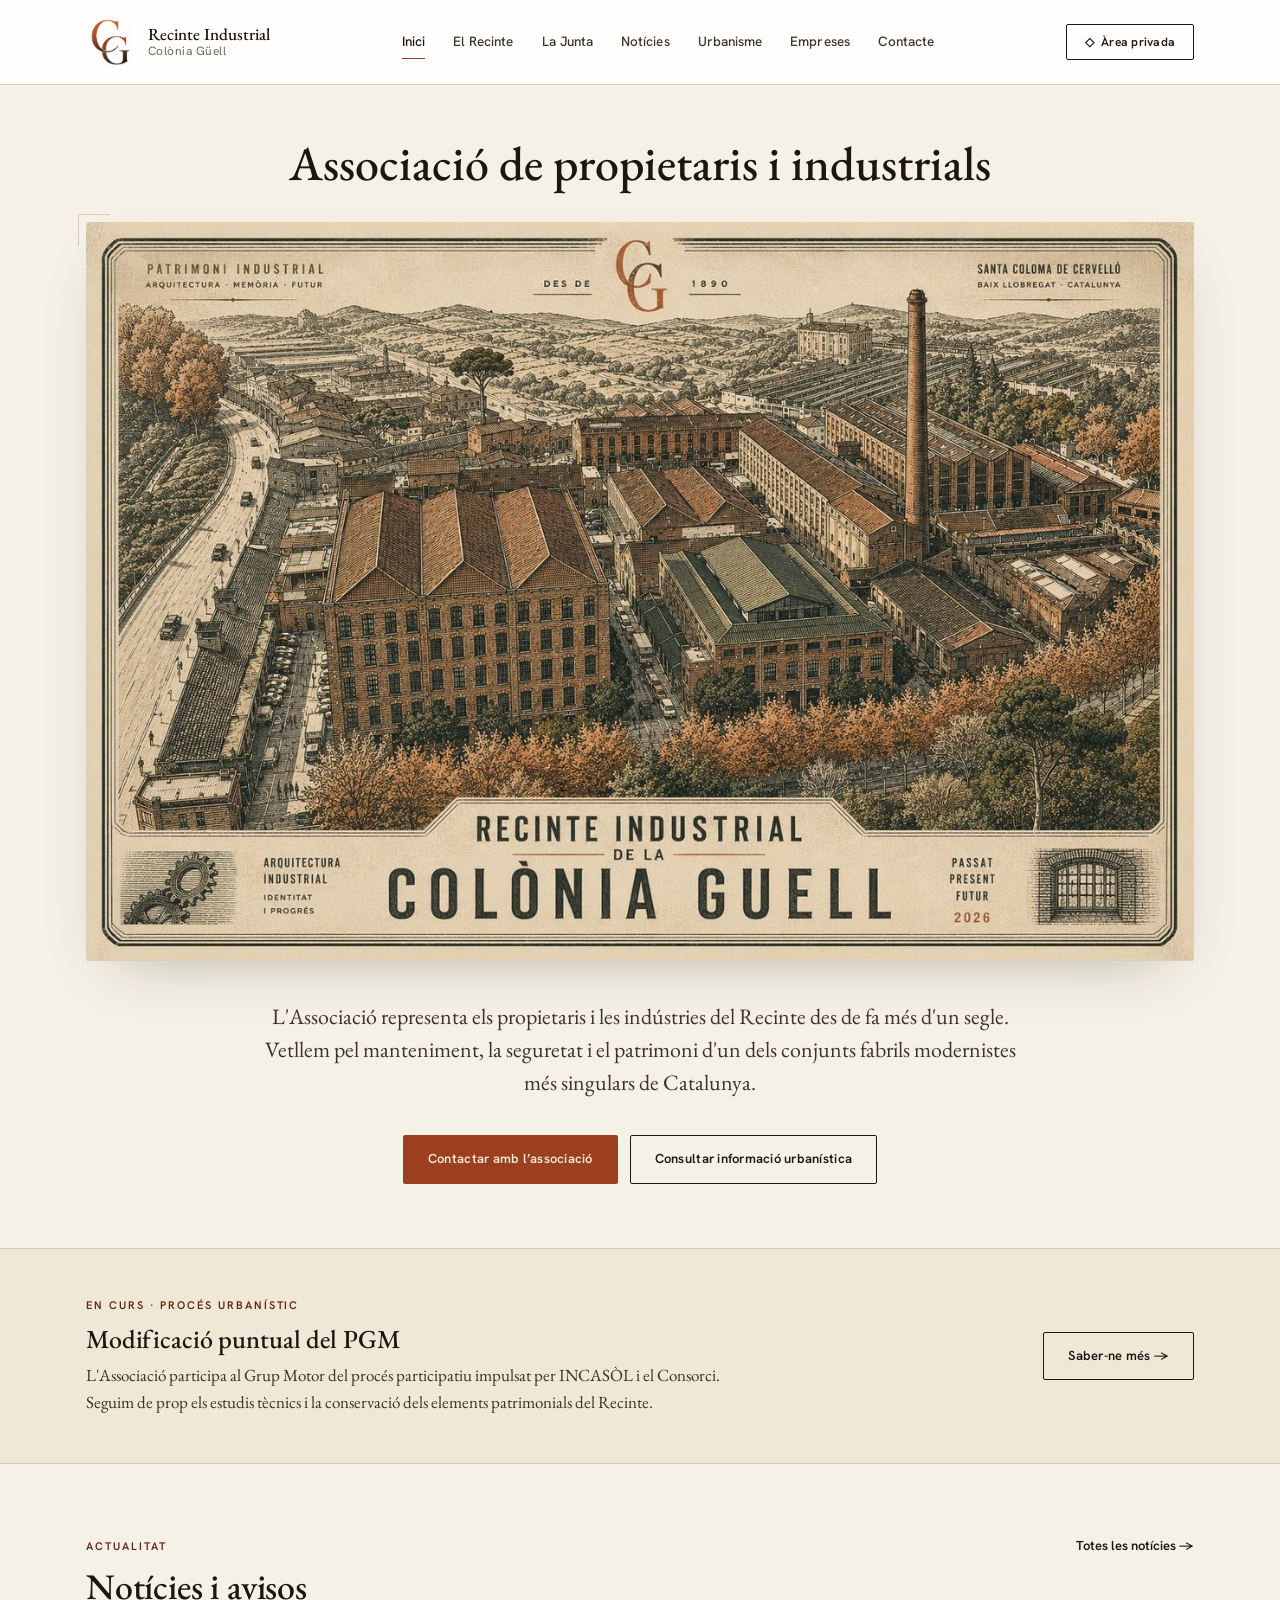
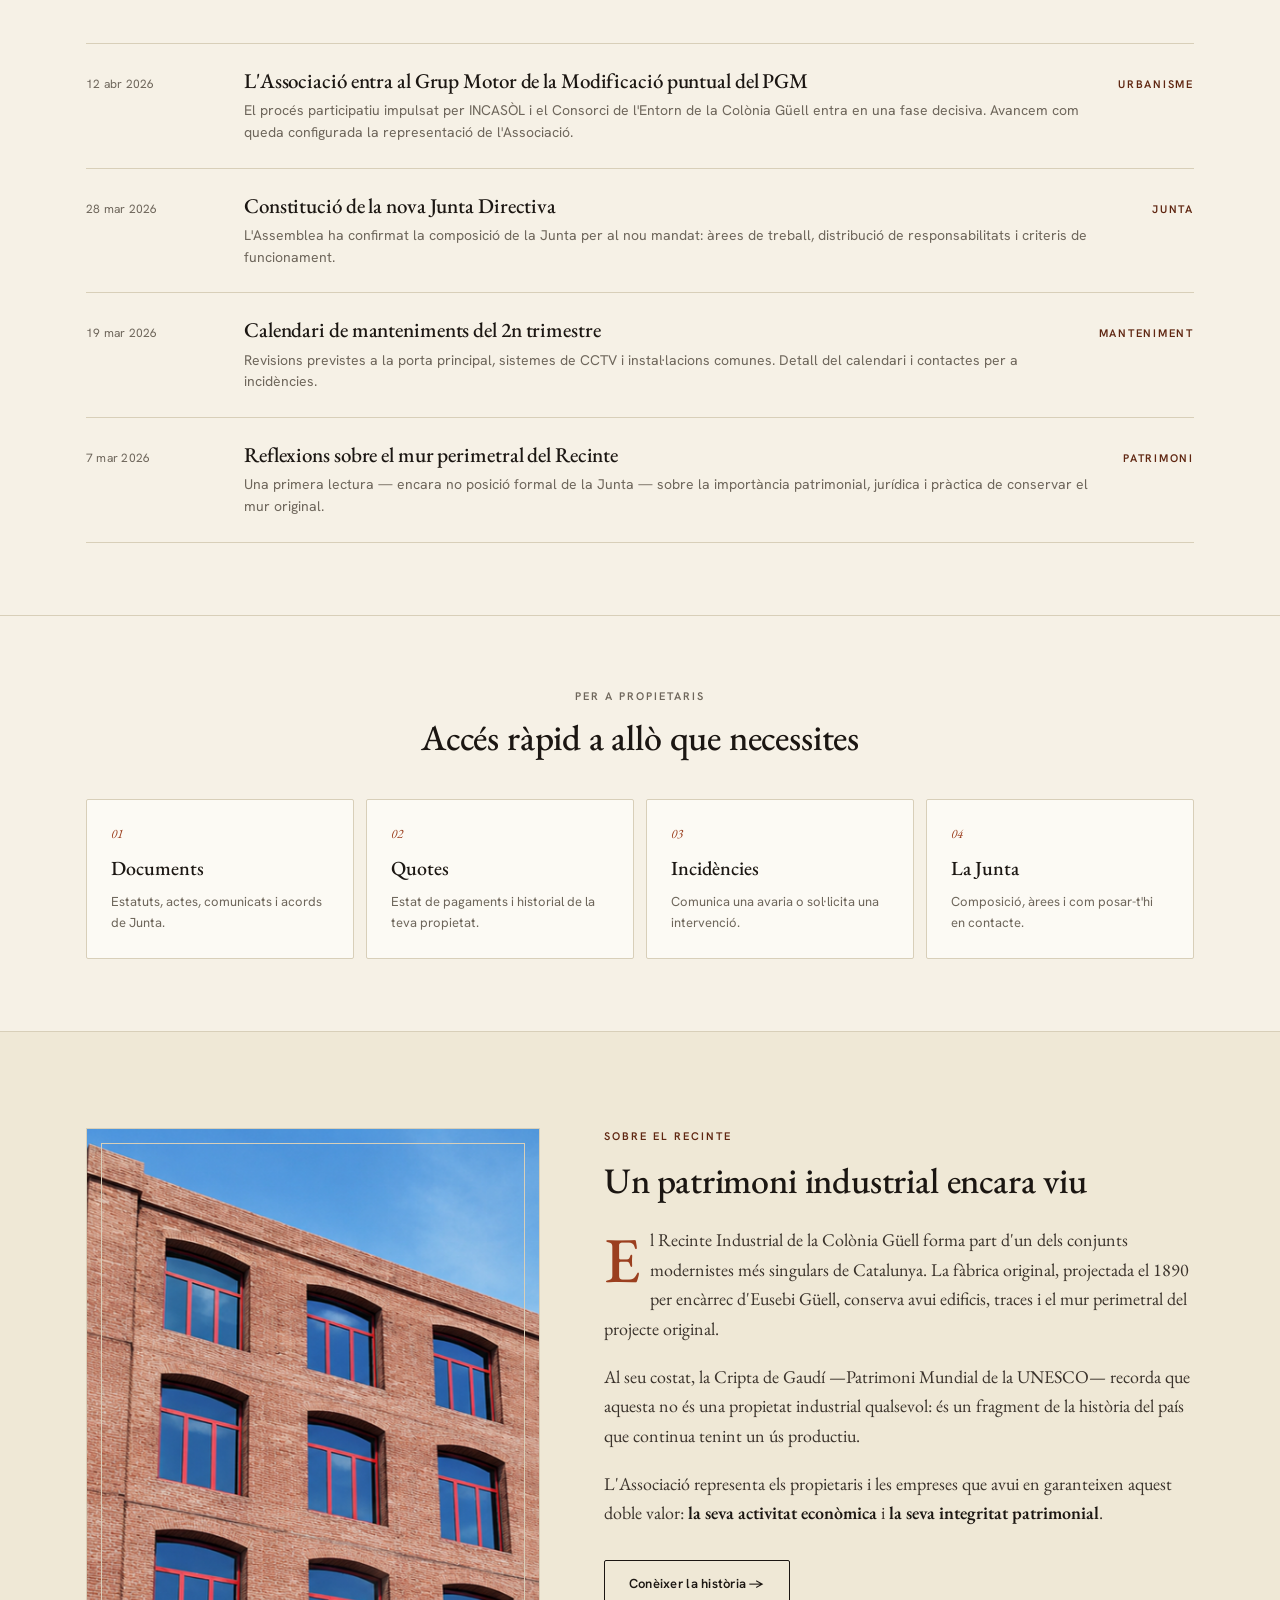
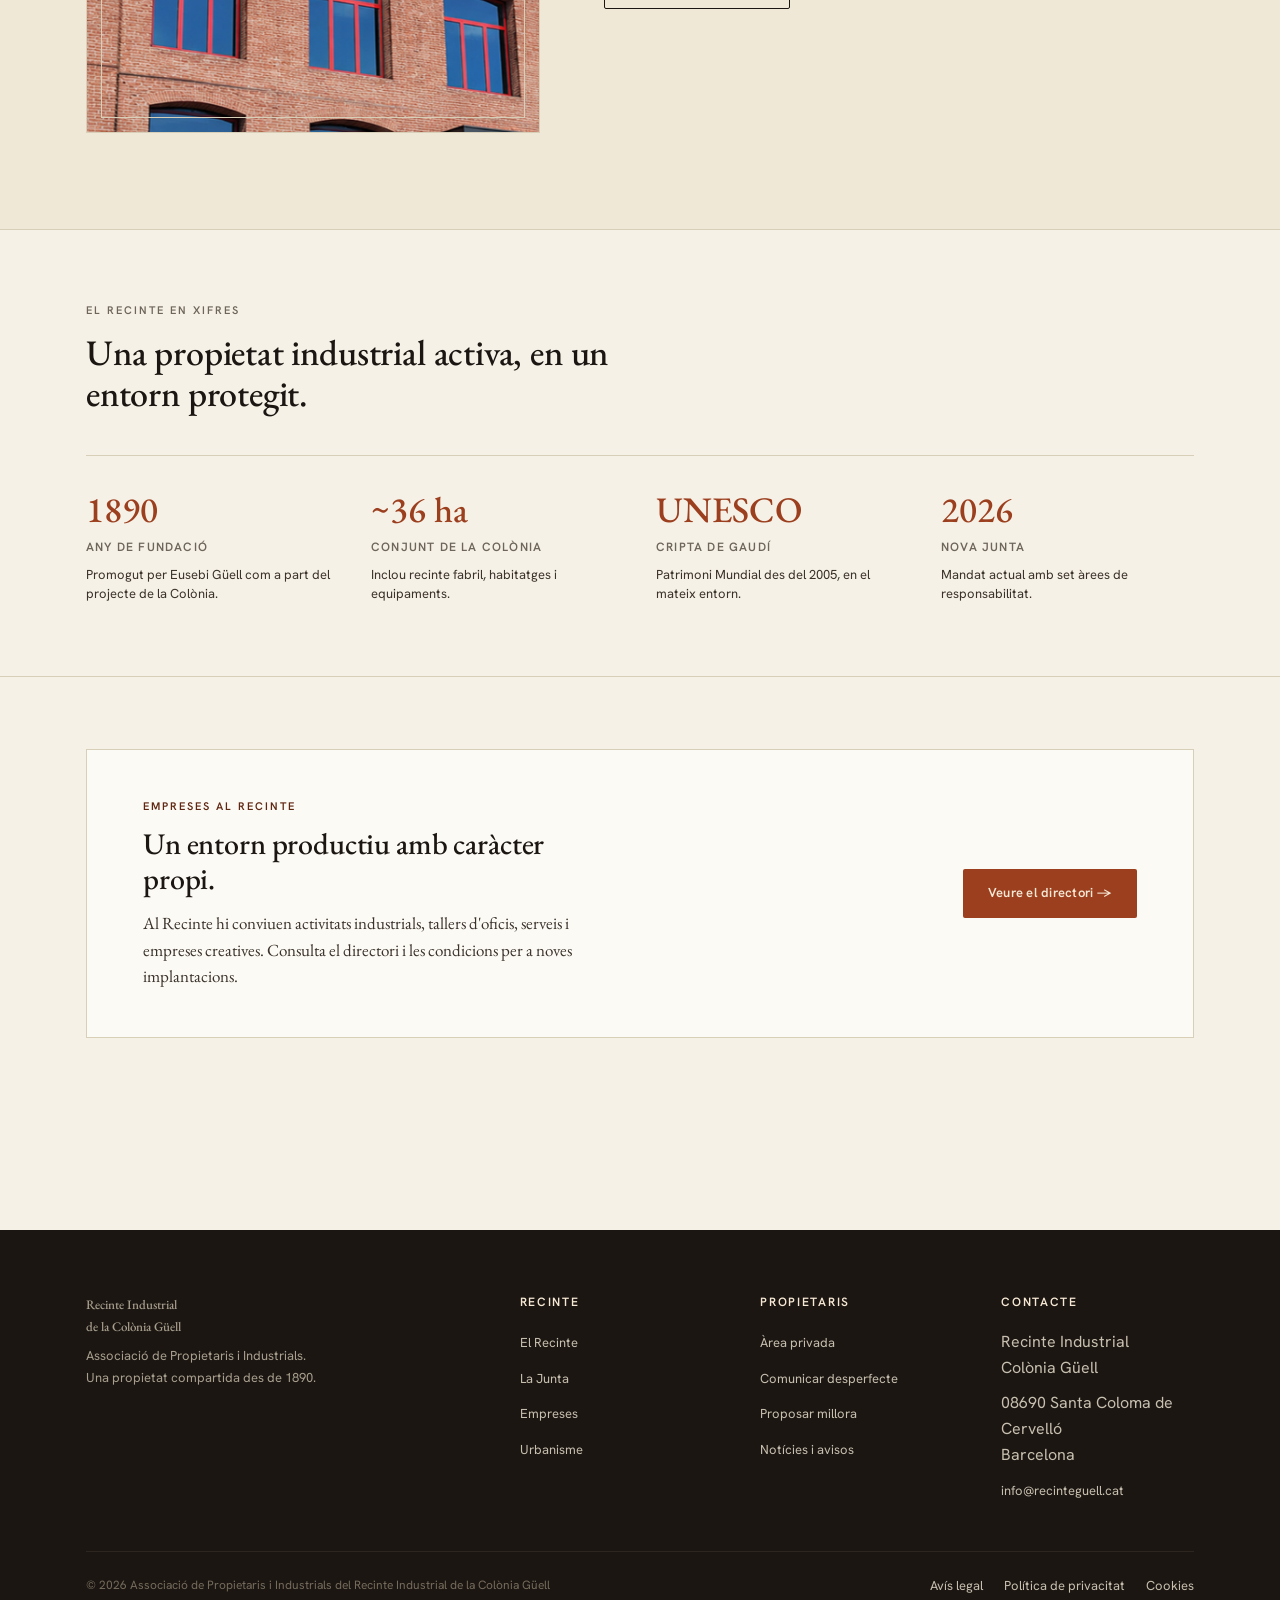
<file: index.html>
<!DOCTYPE html>
<html lang="ca">
<head>
<meta charset="UTF-8">
<meta name="viewport" content="width=device-width, initial-scale=1.0">
<meta name="description" content="Recinte Industrial de la Colònia Güell — Associació de Propietaris i Industrials. Santa Coloma de Cervelló.">
<title>Recinte Industrial Colònia Güell · Associació de Propietaris i Industrials</title>
<link rel="icon" type="image/png" href="images/logo-cg.png">
<link rel="preconnect" href="https://fonts.googleapis.com">
<link rel="preconnect" href="https://fonts.gstatic.com" crossorigin>
<link href="https://fonts.googleapis.com/css2?family=EB+Garamond:ital,wght@0,400;0,500;0,600;1,400;1,500&family=Hanken+Grotesk:wght@400;500;600&display=swap" rel="stylesheet">
<link rel="stylesheet" href="style.css">
</head>
<body>

<a class="skip-link" href="#main">Salta al contingut</a>

<!-- <div class="draft-banner">Esborrany v1 · Maqueta per a discussió interna de Junta · No publicat</div> -->

<header class="site-header">
  <div class="site-header__inner">
    <a class="logo" href="#inici" data-page="inici" aria-label="Inici">
      <img src="images/logo-cg.png" class="logo__image" alt="Logo Colònia Güell">
      <div class="logo__text">
        <p class="logo__title">Recinte Industrial</p>
        <p class="logo__subtitle">Colònia Güell</p>
      </div>
    </a>
    <nav class="nav" id="primary-nav" aria-label="Menú principal">
      <a href="#inici" data-page="inici">Inici</a>
      <a href="#el-recinte" data-page="el-recinte">El Recinte</a>
      <a href="#la-junta" data-page="la-junta">La Junta</a>
      <a href="#noticies" data-page="noticies">Notícies</a>
      <a href="#urbanisme" data-page="urbanisme">Urbanisme</a>
      <a href="#empreses" data-page="empreses">Empreses</a>
      <a href="#contacte" data-page="contacte">Contacte</a>
    </nav>
    <button class="login-btn" data-page="login" aria-label="Accés a l'àrea privada">
      <span aria-hidden="true">◇</span>
      Àrea privada
    </button>
    <button class="menu-toggle" aria-label="Obrir menú" aria-expanded="false" id="menu-toggle">Menú</button>
  </div>
</header>

<main id="main">

<!-- ========== INICI ========== -->
<section class="page" id="inici">

  <section class="hero hero--poster">
    <div class="container">
      <p class="eyebrow hero__eyebrow">Associació de propietaris i industrials</p>
      <figure class="hero__poster">
        <img src="images/hero-recinte.jpg" alt="Recinte Industrial de la Colònia Güell — vista general des del 1890" loading="eager" />
      </figure>
      <div class="hero__intro">
        <p class="hero__lead">L'Associació representa els propietaris i les indústries del Recinte des de fa més d'un segle. Vetllem pel manteniment, la seguretat i el patrimoni d'un dels conjunts fabrils modernistes més singulars de Catalunya.</p>
        <div class="hero__actions">
          <a class="btn btn--primary" href="#contacte" data-page="contacte">Contactar amb l’associació</a>
          <a class="btn btn--ghost" href="#urbanisme" data-page="urbanisme">Consultar informació urbanística</a>
        </div>
      </div>
    </div>
  </section>

  <hr class="rule">

  <!-- Featured: MpPGM -->
  <section class="section--tight" style="background: var(--bg-tint);">
    <div class="container">
      <div class="urbanism-highlight">
        <div>
          <p class="eyebrow" style="margin-bottom: 10px;">En curs · Procés urbanístic</p>
          <h2 style="font-size: 26px; margin-bottom: 8px;">Modificació puntual del PGM</h2>
          <p style="font-family: var(--serif); font-size: 17px; color: var(--ink-soft); line-height: 1.55; max-width: 640px;">L'Associació participa al Grup Motor del procés participatiu impulsat per INCASÒL i el Consorci. Seguim de prop els estudis tècnics i la conservació dels elements patrimonials del Recinte.</p>
        </div>
        <a class="btn btn--ghost" href="#urbanisme" data-page="urbanisme">Saber-ne més →</a>
      </div>
    </div>
  </section>

  <hr class="rule">

  <!-- Notícies destacades -->
  <section class="section">
    <div class="container">
      <div style="display: flex; align-items: baseline; justify-content: space-between; margin-bottom: 36px;">
        <div>
          <p class="eyebrow" style="margin-bottom: 10px;">Actualitat</p>
          <h2>Notícies i avisos</h2>
        </div>
        <a href="#noticies" data-page="noticies" style="font-size: 13px; color: var(--ink); text-decoration: none; font-weight: 600;">Totes les notícies →</a>
      </div>

      <div class="news-list">
        <a class="news-item" href="#noticia-mppgm" data-page="noticia-mppgm">
          <span class="news-item__date">12 abr 2026</span>
          <div>
            <h3 class="news-item__title">L'Associació entra al Grup Motor de la Modificació puntual del PGM</h3>
            <p class="news-item__excerpt">El procés participatiu impulsat per INCASÒL i el Consorci de l'Entorn de la Colònia Güell entra en una fase decisiva. Avancem com queda configurada la representació de l'Associació.</p>
          </div>
          <span class="news-item__category">Urbanisme</span>
        </a>

        <a class="news-item" href="#noticies" data-page="noticies">
          <span class="news-item__date">28 mar 2026</span>
          <div>
            <h3 class="news-item__title">Constitució de la nova Junta Directiva</h3>
            <p class="news-item__excerpt">L'Assemblea ha confirmat la composició de la Junta per al nou mandat: àrees de treball, distribució de responsabilitats i criteris de funcionament.</p>
          </div>
          <span class="news-item__category">Junta</span>
        </a>

        <a class="news-item" href="#noticies" data-page="noticies">
          <span class="news-item__date">19 mar 2026</span>
          <div>
            <h3 class="news-item__title">Calendari de manteniments del 2n trimestre</h3>
            <p class="news-item__excerpt">Revisions previstes a la porta principal, sistemes de CCTV i instal·lacions comunes. Detall del calendari i contactes per a incidències.</p>
          </div>
          <span class="news-item__category">Manteniment</span>
        </a>

        <a class="news-item" href="#noticies" data-page="noticies">
          <span class="news-item__date">7 mar 2026</span>
          <div>
            <h3 class="news-item__title">Reflexions sobre el mur perimetral del Recinte</h3>
            <p class="news-item__excerpt">Una primera lectura — encara no posició formal de la Junta — sobre la importància patrimonial, jurídica i pràctica de conservar el mur original.</p>
          </div>
          <span class="news-item__category">Patrimoni</span>
        </a>
      </div>
    </div>
  </section>

  <hr class="rule">

  <!-- Accés ràpid per a propietaris -->
  <section class="section">
    <div class="container">
      <div class="section-head" style="text-align: center; max-width: 640px; margin-left: auto; margin-right: auto;">
        <p class="eyebrow eyebrow--muted" style="margin-bottom: 12px;">Per a propietaris</p>
        <h2 style="text-align: center;">Accés ràpid a allò que necessites</h2>
      </div>
      <div class="tiles">
        <a class="tile" href="#login" data-page="login">
          <span class="tile__num">01</span>
          <span class="tile__title">Documents</span>
          <span class="tile__desc">Estatuts, actes, comunicats i acords de Junta.</span>
        </a>
        <a class="tile" href="#login" data-page="login">
          <span class="tile__num">02</span>
          <span class="tile__title">Quotes</span>
          <span class="tile__desc">Estat de pagaments i historial de la teva propietat.</span>
        </a>
        <a class="tile" href="#contacte" data-page="contacte">
          <span class="tile__num">03</span>
          <span class="tile__title">Incidències</span>
          <span class="tile__desc">Comunica una avaria o sol·licita una intervenció.</span>
        </a>
        <a class="tile" href="#la-junta" data-page="la-junta">
          <span class="tile__num">04</span>
          <span class="tile__title">La Junta</span>
          <span class="tile__desc">Composició, àrees i com posar-t'hi en contacte.</span>
        </a>
      </div>
    </div>
  </section>

  <hr class="rule">

  <!-- Sobre el Recinte (editorial) -->
  <section class="section--lg" style="background: var(--bg-tint);">
    <div class="container">
      <div class="two-col">
        <div>


          <div class="about__image">
            <img
              src="images/Façana Principal_final.png"
              alt="Torre i celosia del Recinte Industrial de la Colònia Güell"
              loading="lazy"
            >
          </div>

          
        </div>
        <div>


          <p class="eyebrow" style="margin-bottom: 14px;">Sobre el Recinte</p>
          <h2 style="margin-bottom: 24px;">Un patrimoni industrial encara viu</h2>
          <div class="prose">
            <p class="dropcap">El Recinte Industrial de la Colònia Güell forma part d'un dels conjunts modernistes més singulars de Catalunya. La fàbrica original, projectada el 1890 per encàrrec d'Eusebi Güell, conserva avui edificis, traces i el mur perimetral del projecte original.</p>
            <p>Al seu costat, la Cripta de Gaudí —Patrimoni Mundial de la UNESCO— recorda que aquesta no és una propietat industrial qualsevol: és un fragment de la història del país que continua tenint un ús productiu.</p>
            <p>L'Associació representa els propietaris i les empreses que avui en garanteixen aquest doble valor: <strong>la seva activitat econòmica</strong> i <strong>la seva integritat patrimonial</strong>.</p>
          </div>
          <div style="margin-top: 32px;">
            <a class="btn btn--ghost" href="#el-recinte" data-page="el-recinte">Conèixer la història →</a>
          </div>
        </div>
      </div>
    </div>
  </section>

  <hr class="rule">

  <!-- Pillars (xifres) -->
  <section class="section">
    <div class="container">
      <div class="section-head">
        <p class="eyebrow eyebrow--muted" style="margin-bottom: 12px;">El Recinte en xifres</p>
        <h2 class="section-head__title">Una propietat industrial activa, en un entorn protegit.</h2>
      </div>
      <div class="pillars">
        <div class="pillar">
          <p class="pillar__num">1890</p>
          <p class="pillar__label">Any de fundació</p>
          <p class="pillar__desc">Promogut per Eusebi Güell com a part del projecte de la Colònia.</p>
        </div>
        <div class="pillar">
          <p class="pillar__num">~36 ha</p>
          <p class="pillar__label">Conjunt de la Colònia</p>
          <p class="pillar__desc">Inclou recinte fabril, habitatges i equipaments.</p>
        </div>
        <div class="pillar">
          <p class="pillar__num">UNESCO</p>
          <p class="pillar__label">Cripta de Gaudí</p>
          <p class="pillar__desc">Patrimoni Mundial des del 2005, en el mateix entorn.</p>
        </div>
        <div class="pillar">
          <p class="pillar__num">2026</p>
          <p class="pillar__label">Nova Junta</p>
          <p class="pillar__desc">Mandat actual amb set àrees de responsabilitat.</p>
        </div>
      </div>
    </div>
  </section>

  <hr class="rule">

  <!-- CTA Empreses -->
  <section class="section">
    <div class="container">
      <div class="companies-cta">
        <div>
          <p class="eyebrow" style="margin-bottom: 12px;">Empreses al Recinte</p>
          <h2 style="font-size: 30px; margin-bottom: 14px;">Un entorn productiu amb caràcter propi.</h2>
          <p style="font-family: var(--serif); font-size: 17px; line-height: 1.55; color: var(--ink-soft);">Al Recinte hi conviuen activitats industrials, tallers d'oficis, serveis i empreses creatives. Consulta el directori i les condicions per a noves implantacions.</p>
        </div>
        <div class="companies-cta__action">
          <a class="btn btn--primary" href="#empreses" data-page="empreses">Veure el directori →</a>
        </div>
      </div>
    </div>
  </section>

</section>

<!-- ========== EL RECINTE ========== -->
<section class="page" id="el-recinte">

  <section class="hero">
    <div class="container container--narrow">
      <p class="eyebrow hero__eyebrow">Història i patrimoni</p>
      <h1>El Recinte Industrial<br>de la Colònia Güell</h1>
      <p class="hero__lead">Un conjunt fabril fundat el 1890 com a part del projecte d'Eusebi Güell, encara avui en ús i lligat a un dels entorns modernistes més singulars de Catalunya.</p>
    </div>
  </section>

  <hr class="rule">

  <!-- Origen i història -->
  <section class="section--lg">
    <div class="container">
      <div class="two-col">
        <div>
          <p class="eyebrow" style="margin-bottom: 14px;">Capítol primer</p>
          <h2>Origen i història</h2>
        </div>
        <div class="prose">
          <p class="dropcap">El 1890, Eusebi Güell impulsa el trasllat de la seva fàbrica tèxtil a Santa Coloma de Cervelló, donant origen a la Colònia Güell: un projecte industrial i social inspirat en les colònies obreres de l'època, però amb una ambició cultural i arquitectònica que el faria singular.</p>
          <p>El recinte fabril original concentrava la producció tèxtil; al seu voltant es van bastir habitatges per als treballadors, escola, ateneu i la cèlebre cripta projectada per Antoni Gaudí —avui Patrimoni Mundial de la UNESCO.</p>
          <p>L'activitat tèxtil va perdurar fins ben entrat el segle XX. Quan va cessar, el recinte fabril es va anar reconvertint en un espai d'usos industrials i de serveis múltiples, amb propietat fragmentada entre diversos titulars. <strong>L'Associació de Propietaris i Industrials</strong> es va constituir per gestionar de manera ordenada aquest espai compartit i defensar-ne els interessos comuns.</p>
        </div>
      </div>
    </div>
  </section>

  <hr class="rule">

  <!-- Patrimoni i arquitectura -->
  <section class="section--lg" style="background: var(--bg-tint);">
    <div class="container">
      <div class="two-col two-col--reverse">
        
        <div>

          <div class="photo photo--wide photo--gallery-clean" style="margin-bottom: 12px;">
            <img
              src="images/panoramica_marked2_final.png"
              alt="Mur perimetral, façana est"
              loading="lazy"
            >
          </div>

          <div style="display: grid; grid-template-columns: 1fr 1fr; gap: 12px;">

            <div class="photo photo--gallery-clean">
              <img
                src="images/Torreta principal_final.png"
                alt="Detall arquitectònic"
                loading="lazy"
              >
            </div>

            <div class="photo photo--gallery-clean">
              <img
                src="images/Aerea_Façana_Sud_Oest_final.png"
                alt="Conjunt edificis"
                loading="lazy"
              >
            </div>

          </div>

        </div>
        
        <div>
          <p class="eyebrow" style="margin-bottom: 14px;">Capítol segon</p>
          <h2 style="margin-bottom: 24px;">Patrimoni i arquitectura</h2>
          <div class="prose">
            <p>El conjunt manté nombrosos elements del projecte original: edificis fabrils, traces urbanístiques i, de manera especialment significativa, el <strong>mur perimetral</strong> que delimita el recinte des de la fundació.</p>
            <p>El llenguatge arquitectònic combina la tradició industrial catalana de finals del XIX amb solucions característiques del modernisme: ús expressiu del maó vist, ferro forjat, i una atenció als detalls que fa del Recinte un cas d'estudi en si mateix.</p>
            <p>L'Associació considera la conservació d'aquests elements no només una qüestió cultural, sinó també <em>identitària, jurídica i pràctica</em>: el caràcter del Recinte és inseparable del seu valor com a propietat compartida.</p>
          </div>
        </div>
      </div>
    </div>
  </section>

  <hr class="rule">

  <!-- L'entorn -->
  <section class="section--lg">
    <div class="container">
      <div class="two-col">
        <div>
          <p class="eyebrow" style="margin-bottom: 14px;">Capítol tercer</p>
          <h2>L'entorn</h2>
        </div>
        <div class="prose">
          <p>El Recinte forma part d'un conjunt patrimonial més ampli que inclou la <strong>Cripta de Gaudí</strong>, el nucli urbà de la Colònia (declarat Bé Cultural d'Interès Nacional) i els espais agrícoles i naturals del voltant.</p>
          <p>La gestió del conjunt implica diverses administracions —Ajuntament de Santa Coloma de Cervelló, Àrea Metropolitana de Barcelona, Generalitat de Catalunya— i el <strong>Consorci de l'Entorn de la Colònia Güell</strong>, organisme creat per coordinar la protecció i la dinamització del conjunt.</p>
          <p>L'Associació dialoga regularment amb totes aquestes institucions per garantir que els interessos dels propietaris i industrials es tenen en compte en les decisions que afecten el Recinte.</p>
        </div>
      </div>
    </div>
  </section>

  <hr class="rule">

  <!-- Avui -->
  <section class="section--lg" style="background: var(--bg-tint);">
    <div class="container">
      <p class="eyebrow" style="margin-bottom: 14px;">Capítol quart</p>
      <h2 style="margin-bottom: 32px; max-width: 600px;">Un recinte productiu, avui</h2>
      <div class="activity-grid">
        
        <a class="card"
          href="#empreses"
          data-page="empreses"
          style="text-decoration: none; color: inherit; display: block;">

          <p class="eyebrow" style="margin-bottom: 10px;">Activitat econòmica</p>

          <h3 style="margin-bottom: 10px;">Empreses i tallers</h3>

          <p style="font-size: 14px; color: var(--muted); line-height: 1.6;">
            Indústries lleugeres, tallers d'oficis, magatzems, serveis i activitats creatives.
          </p>

        </a>
        
        <div class="card">
          <p class="eyebrow" style="margin-bottom: 10px;">Vida diària</p>
          <h3 style="margin-bottom: 10px;">Accés i serveis</h3>
          <p style="font-size: 14px; color: var(--muted); line-height: 1.6;">Control d'accés, vigilància 24/7, manteniment d'instal·lacions comunes i jardins.</p>
        </div>
        <div class="card">
          <p class="eyebrow" style="margin-bottom: 10px;">Cultura</p>
          <h3 style="margin-bottom: 10px;">Festa Modernista</h3>
          <p style="font-size: 14px; color: var(--muted); line-height: 1.6;">Cada any, el Recinte participa en l'esdeveniment cultural que celebra el llegat de la Colònia.</p>
        </div>
      </div>
    </div>
  </section>

  <hr class="rule">

  <!-- Visita i accés -->
  <section class="section">
    <div class="container container--wide">
      <div class="visit-grid">
        <div>
          <p class="eyebrow" style="margin-bottom: 14px;">Visites</p>
          <h2 style="margin-bottom: 20px;">Vols visitar el Recinte?</h2>
          <div class="prose prose--small">
            <p>El Recinte Industrial és, en primer lloc, un espai privat de treball. Tot i això, periòdicament obrim l'accés al públic en el marc d'esdeveniments culturals i jornades de portes obertes.</p>
            <p>Per a visites de grups acadèmics, recerques o periodistes, es pot sol·licitar autorització a la Junta amb antelació suficient.</p>
          </div>
          <div style="margin-top: 24px;">
            <a class="btn btn--ghost btn--small" href="#contacte" data-page="contacte">Sol·licitar visita →</a>
          </div>
        </div>
        <div>
          <p class="eyebrow" style="margin-bottom: 14px;">Com arribar</p>
          <h3 style="margin-bottom: 12px;">Recinte Industrial</h3>
          <p style="font-size: 14px; line-height: 1.7; color: var(--ink-soft); margin-bottom: 24px;">Carrer de la fàbrica<br>08690 Santa Coloma de Cervelló<br>(Baix Llobregat)</p>
          <p class="eyebrow" style="margin-bottom: 8px;">Transport</p>
          <p style="font-size: 14px; line-height: 1.7; color: var(--ink-soft);">FGC línia S4 / S8 / R5 / R6 (estació Colònia Güell)<br>Bus L67<br>Cotxe: sortida Sant Boi · A2/AP-2</p>
        </div>
      </div>
    </div>
  </section>

</section>

<!-- ========== LA JUNTA ========== -->
<section class="page" id="la-junta">

  <section class="hero">
    <div class="container container--narrow">
      <p class="eyebrow hero__eyebrow">Òrgan de govern</p>
      <h1>La Junta Directiva</h1>
      <p class="hero__lead">L'Assemblea de propietaris ha confirmat al març de 2026 la composició de la Junta per al nou mandat. Set àrees de responsabilitat, dos suports tècnics amb veu però sense vot, i un principi vertebrador: la simplicitat.</p>
    </div>
  </section>

  <hr class="rule">

  <!-- Composició -->
  <section class="section">
    <div class="container">
      <div class="section-head">
        <p class="eyebrow" style="margin-bottom: 12px;">Composició del mandat 2026</p>
        <h2>Membres i àrees de responsabilitat</h2>
      </div>

      <!-- President destacat -->
      <div class="president-profile">
        <div style="
          width: 200px;
          height: 200px;
          border-radius: 50%;
          overflow: hidden;
        ">
          <img 
            src="images/JMMR.jpg" 
            alt="Josep Maria Martínez-Ribes"
            style="
              width: 100%;
              height: 100%;
              object-fit: cover;
              transform: scale(1.05);
              transform-origin: center center;
              display: block;
            "
          >
        </div>
        <div>
          <p class="tag" style="margin-bottom: 14px;">President</p>
          <h2 style="font-size: 32px; margin-bottom: 6px;">
            <a class="linkedin-link" href="https://www.linkedin.com/in/josep-maria-martinez-ribes-13721995" target="_blank" rel="noopener noreferrer">Josep Maria Martínez-Ribes</a>
          </h2>
          <p style="font-family: var(--serif); font-size: 18px; color: var(--ink-soft); margin-bottom: 18px; line-height: 1.5;">Representació institucional de l'Associació, coordinació de la Junta i interlocució amb les administracions.</p>
          <p style="font-size: 13px; color: var(--muted);">
            <a href="mailto:president@recinteguell.cat" style="color: inherit;">president@recinteguell.cat</a>
          </p>
        </div>
      </div>

      <!-- Resta de membres -->
      <div class="board-grid">

        <div class="card card--tight">
          <p class="eyebrow" style="margin-bottom: 8px;">Vicepresidència</p>
          <h3 style="font-family: var(--serif); font-size: 22px; font-weight: 500; margin-bottom: 6px;">Rosa Maria Espinosa</h3>
          <p style="font-size: 13px; color: var(--muted); line-height: 1.55;">Infraestructures i manteniment</p>
          <p style="font-size: 13px; color: var(--muted); margin-top: 8px;">
            <a href="mailto:vicepresidencia@recinteguell.cat" style="color: inherit;">vicepresidencia@recinteguell.cat</a>
          </p>
        </div>

        <div class="card card--tight">
          <p class="eyebrow" style="margin-bottom: 8px;">Tresoreria</p>
          <h3 style="font-family: var(--serif); font-size: 22px; font-weight: 500; margin-bottom: 6px;">
            <a class="linkedin-link" href="https://es.linkedin.com/in/armand-soriano-gosa-7812b117" target="_blank" rel="noopener noreferrer">Armand Soriano</a>
          </h3>
          <p style="font-size: 13px; color: var(--muted); line-height: 1.55;">Gestió econòmica i pressupost · comite.events</p>
          <p style="font-size: 13px; color: var(--muted); margin-top: 8px;">
            <a href="mailto:tresoreria@recinteguell.cat" style="color: inherit;">tresoreria@recinteguell.cat</a>
          </p>
        </div>

        <div class="card card--tight">
          <p class="eyebrow" style="margin-bottom: 8px;">Vocalia · comunicació</p>
          <h3 style="font-family: var(--serif); font-size: 22px; font-weight: 500; margin-bottom: 6px;">
            <a class="linkedin-link" href="https://es.linkedin.com/in/albert-pecanins-b5963a5" target="_blank" rel="noopener noreferrer">Albert Pecanins</a>
          </h3>
          <p style="font-size: 13px; color: var(--muted); line-height: 1.55;">Comunicació i imatge institucional</p>
          <p style="font-size: 13px; color: var(--muted); margin-top: 8px;">
            <a href="mailto:comunicacio@recinteguell.cat" style="color: inherit;">comunicacio@recinteguell.cat</a>
          </p>
        </div>


        <div class="card card--tight">
          <p class="eyebrow" style="margin-bottom: 8px;">Vocalia · contractació</p>
          <h3 style="font-family: var(--serif); font-size: 22px; font-weight: 500; margin-bottom: 6px;">
            <a class="linkedin-link" href="https://www.linkedin.com/in/carles-querol-conesa-3a129595/" target="_blank" rel="noopener noreferrer">Carles Querol</a>
          </h3>
          <p style="font-size: 13px; color: var(--muted); line-height: 1.55;">Contractes i proveïdors · monterri.es</p>
          <p style="font-size: 13px; color: var(--muted); margin-top: 8px;">
            <a href="mailto:contractacio@recinteguell.cat" style="color: inherit;">contractacio@recinteguell.cat</a>
          </p>
        </div>        

        <div class="card card--tight">
          <p class="eyebrow" style="margin-bottom: 8px;">Vocalia · seguretat</p>
          <h3 style="font-family: var(--serif); font-size: 22px; font-weight: 500; margin-bottom: 6px;">
            <a class="linkedin-link" href="https://es.linkedin.com/in/joan-ramon-fuertes-b1129618" target="_blank" rel="noopener noreferrer">Joan R. Fuertes</a>
          </h3>
          <p style="font-size: 13px; color: var(--muted); line-height: 1.55;">Seguretat, control d'accés i CCTV · qnv.com</p>
          <p style="font-size: 13px; color: var(--muted); margin-top: 8px;">
            <a href="mailto:seguretat@recinteguell.cat" style="color: inherit;">seguretat@recinteguell.cat</a>
          </p>
        </div>

        <div class="card card--tight">
          <p class="eyebrow" style="margin-bottom: 8px;">Secretaria · veu sense vot</p>
          <h3 style="font-family: var(--serif); font-size: 22px; font-weight: 500; margin-bottom: 6px;">Carles Creus</h3>
          <p style="font-size: 13px; color: var(--muted); line-height: 1.55;">Acords, actes i assessoria fiscal · Creus Ventura Assessors</p>
          <p style="font-size: 13px; color: var(--muted); margin-top: 8px;">
            <a href="mailto:secretaria@recinteguell.cat" style="color: inherit;">secretaria@recinteguell.cat</a>
          </p>
        </div>        

        <div class="card card--tight">
          <p class="eyebrow" style="margin-bottom: 8px;">Vocalia tècnica · veu sense vot</p>
          <h3 style="font-family: var(--serif); font-size: 22px; font-weight: 500; margin-bottom: 6px;">Jordi Segura Tejedor</h3>
          <p style="font-size: 13px; color: var(--muted); line-height: 1.55;">Triatge legal i suport jurídic · bellaurora.com</p>
          <p style="font-size: 13px; color: var(--muted); margin-top: 8px;">
            <a href="mailto:juridic@recinteguell.cat" style="color: inherit;">juridic@recinteguell.cat</a>
          </p>
        </div>

      </div>
    </div>
  </section>

  <hr class="rule">

  <!-- Com treballem -->
  <section class="section--lg" style="background: var(--bg-tint);">
    <div class="container">
      <div class="section-head">
        <p class="eyebrow" style="margin-bottom: 12px;">Principis de funcionament</p>
        <h2 class="section-head__title">Simplicitat radical, decisions ràpides.</h2>
        <p class="section-head__intro">Tots els membres de la Junta tenen agendes professionals exigents. El nostre funcionament està dissenyat per minimitzar la sobrecàrrega i centrar el temps en allò que aporta valor.</p>
      </div>

      <div class="principles-grid">
        <div>
          <p class="tile__num" style="margin-bottom: 12px;">i.</p>
          <h3 style="margin-bottom: 8px;">Reunions trimestrals</h3>
          <p style="font-size: 14px; color: var(--ink-soft); line-height: 1.6;">Reunions presencials amb un sostre de 60 minuts. Ordre del dia tancat amb antelació, acords clars al final.</p>
        </div>
        <div>
          <p class="tile__num" style="margin-bottom: 12px;">ii.</p>
          <h3 style="margin-bottom: 8px;">Comunicacions a Teams</h3>
          <p style="font-size: 14px; color: var(--ink-soft); line-height: 1.6;">Tota la conversa de Junta passa per Microsoft Teams: si no hi és, no existeix. Tres canals diferenciats: General, Xat de Junta, Legal.</p>
        </div>
        <div>
          <p class="tile__num" style="margin-bottom: 12px;">iii.</p>
          <h3 style="margin-bottom: 8px;">Tasques a Planner</h3>
          <p style="font-size: 14px; color: var(--ink-soft); line-height: 1.6;">El Planner s'organitza per àrees funcionals, no per estats. Cada vocalia gestiona la seva columna.</p>
        </div>
        <div>
          <p class="tile__num" style="margin-bottom: 12px;">iv.</p>
          <h3 style="margin-bottom: 8px;">Resoldre primer, reunir després</h3>
          <p style="font-size: 14px; color: var(--ink-soft); line-height: 1.6;">Si una qüestió es pot tancar en tres missatges, no convoca reunió. Les reunions són per a temes que en necessiten.</p>
        </div>
        <div>
          <p class="tile__num" style="margin-bottom: 12px;">v.</p>
          <h3 style="margin-bottom: 8px;">Disciplina epistèmica</h3>
          <p style="font-size: 14px; color: var(--ink-soft); line-height: 1.6;">En els documents institucionals distingim sempre fets confirmats, inferències raonables i punts no confirmats.</p>
        </div>
        <div>
          <p class="tile__num" style="margin-bottom: 12px;">vi.</p>
          <h3 style="margin-bottom: 8px;">Veu i representació</h3>
          <p style="font-size: 14px; color: var(--ink-soft); line-height: 1.6;">Distingim sempre les posicions personals dels membres de les posicions formals adoptades col·legiadament per la Junta.</p>
        </div>
      </div>
    </div>
  </section>

  <hr class="rule">

  <!-- Documents públics -->
  <section class="section">
    <div class="container">
      <div class="section-head">
        <p class="eyebrow" style="margin-bottom: 12px;">Transparència</p>
        <h2>Documents institucionals</h2>
        <p class="section-head__intro">Els documents privats i operatius de la Junta es troben a l'àrea privada. Aquí publiquem els documents d'abast institucional o públic.</p>
      </div>

      <div class="news-list">
        <a class="news-item" href="#login" data-page="login">
          <span class="news-item__date">2021</span>
          <div>
            <h3 class="news-item__title">Estatuts vigents de l'Associació</h3>
            <p class="news-item__excerpt">Modificació aprovada per l'Assemblea el maig de 2021 sobre la base dels estatuts de 2014 i el text fundacional de 1979.</p>
          </div>
          <span class="news-item__category">PDF</span>
        </a>
        <div class="news-item" style="cursor: default;">
          <span class="news-item__date">2026</span>
          <div>
            <h3 class="news-item__title">Pla d'organització de la Junta</h3>
            <p class="news-item__excerpt">Document de referència que descriu àrees, criteris de funcionament i circuits de decisió per al mandat actual.</p>
          </div>
          <span class="news-item__category">PDF</span>
        </div>
        <a class="news-item" href="#urbanisme" data-page="urbanisme">
          <span class="news-item__date">2026</span>
          <div>
            <h3 class="news-item__title">Sol·licituds d'informació al Consorci i INCASÒL</h3>
            <p class="news-item__excerpt">Cartes formals enviades a cinc organismes públics en el marc del procés de la Modificació puntual del PGM.</p>
          </div>
          <span class="news-item__category">Sol·licituds</span>
        </a>
      </div>
    </div>
  </section>

</section>

<!-- ========== NOTÍCIES ========== -->
<section class="page" id="noticies">

  <section class="hero">
    <div class="container container--narrow">
      <p class="eyebrow hero__eyebrow">Actualitat de l'Associació</p>
      <h1>Notícies i avisos</h1>
      <p class="hero__lead">Comunicats institucionals, avisos operatius, actualització dels processos urbanístics i activitat cultural del Recinte.</p>
    </div>
  </section>

  <hr class="rule">

  <!-- Filters -->
  <section class="section--tight">
    <div class="container">
      <div id="noticies-filters" style="display: flex; gap: 8px; flex-wrap: wrap; padding-bottom: 24px; border-bottom: 0.5px solid var(--rule);">
        <button class="btn btn--small noticia-filter active" data-category="all" style="background: var(--ink); color: var(--bg);">Totes</button>
        <button class="btn btn--ghost btn--small noticia-filter" data-category="urbanisme">Urbanisme</button>
        <button class="btn btn--ghost btn--small noticia-filter" data-category="junta">Junta</button>
        <button class="btn btn--ghost btn--small noticia-filter" data-category="manteniment">Manteniment</button>
        <button class="btn btn--ghost btn--small noticia-filter" data-category="patrimoni">Patrimoni</button>
        <button class="btn btn--ghost btn--small noticia-filter" data-category="empreses">Empreses</button>
        <button class="btn btn--ghost btn--small noticia-filter" data-category="cultura">Cultura</button>
      </div>
    </div>
  </section>

  <section class="section--tight">
    <div class="container">
      <div class="news-list">

        <a class="news-item noticia-card" data-category="urbanisme" href="#noticia-mppgm" data-page="noticia-mppgm">
          <span class="news-item__date">12 abr 2026</span>
          <div>
            <h3 class="news-item__title">L'Associació entra al Grup Motor de la Modificació puntual del PGM</h3>
            <p class="news-item__excerpt">El procés participatiu impulsat per INCASÒL i el Consorci de l'Entorn de la Colònia Güell entra en una fase decisiva per al futur urbanístic del Recinte.</p>
          </div>
          <span class="news-item__category">Urbanisme</span>
        </a>

        <a class="news-item noticia-card" data-category="urbanisme" href="#noticies" data-page="noticies">
          <span class="news-item__date">2 abr 2026</span>
          <div>
            <h3 class="news-item__title">Sol·licituds formals d'informació a cinc organismes públics</h3>
            <p class="news-item__excerpt">L'Associació ha enviat cartes a INCASÒL, el Consorci, l'Ajuntament, l'AMB i el Departament de Cultura demanant accés als estudis tècnics que sustenten la MpPGM.</p>
          </div>
          <span class="news-item__category">Urbanisme</span>
        </a>

        <a class="news-item noticia-card" data-category="junta" href="#noticies" data-page="noticies">
          <span class="news-item__date">28 mar 2026</span>
          <div>
            <h3 class="news-item__title">Constitució de la nova Junta Directiva</h3>
            <p class="news-item__excerpt">L'Assemblea ha confirmat la composició de la Junta per al nou mandat: àrees de treball, distribució de responsabilitats i criteris de funcionament.</p>
          </div>
          <span class="news-item__category">Junta</span>
        </a>

        <a class="news-item noticia-card" data-category="manteniment" href="#noticies" data-page="noticies">
          <span class="news-item__date">19 mar 2026</span>
          <div>
            <h3 class="news-item__title">Calendari de manteniments del 2n trimestre</h3>
            <p class="news-item__excerpt">Revisions previstes a la porta principal, sistemes de CCTV i instal·lacions comunes. Detall del calendari i contactes per a incidències.</p>
          </div>
          <span class="news-item__category">Manteniment</span>
        </a>

        <a class="news-item noticia-card" data-category="patrimoni" href="#noticies" data-page="noticies">
          <span class="news-item__date">7 mar 2026</span>
          <div>
            <h3 class="news-item__title">Reflexions sobre el mur perimetral del Recinte</h3>
            <p class="news-item__excerpt">Una primera lectura — encara no posició formal de la Junta — sobre la importància patrimonial, jurídica i pràctica de conservar el mur original de 1890.</p>
          </div>
          <span class="news-item__category">Patrimoni</span>
        </a>

        <a class="news-item noticia-card" data-category="junta" href="#noticies" data-page="noticies">
          <span class="news-item__date">25 feb 2026</span>
          <div>
            <h3 class="news-item__title">Configuració de la nova plataforma operativa de Junta</h3>
            <p class="news-item__excerpt">Microsoft Teams es converteix en el canal únic de coordinació interna, organitzat en tres canals: General, Xat de Junta i Legal.</p>
          </div>
          <span class="news-item__category">Junta</span>
        </a>

        <a class="news-item noticia-card" data-category="cultura" href="#noticies" data-page="noticies">
          <span class="news-item__date">12 feb 2026</span>
          <div>
            <h3 class="news-item__title">Festa Modernista 2026: el Recinte hi participa</h3>
            <p class="news-item__excerpt">Avancem el calendari i el dispositiu d'accés especial per a la celebració anual del llegat modernista de la Colònia Güell.</p>
          </div>
          <span class="news-item__category">Cultura</span>
        </a>

        <a class="news-item noticia-card" data-category="manteniment" href="#noticies" data-page="noticies">
          <span class="news-item__date">28 gen 2026</span>
          <div>
            <h3 class="news-item__title">Renovació del contracte de seguretat i CCTV</h3>
            <p class="news-item__excerpt">L'àrea de Seguretat ha completat la revisió del contracte amb Open Service per al manteniment dels sistemes de CCTV i control d'accés.</p>
          </div>
          <span class="news-item__category">Manteniment</span>
        </a>

      </div>

      <div style="text-align: center; margin-top: 48px;">
        <button class="btn btn--ghost">Carregar més notícies</button>
      </div>
    </div>
  </section>

</section>

<!-- ========== NOTÍCIA DETAIL ========== -->
<section class="page" id="noticia-mppgm">

  <section class="section--tight" style="padding-top: 48px;">
    <div class="container container--narrow">
      <p class="breadcrumb">
        <a href="#inici" data-page="inici">Inici</a>
        <span class="breadcrumb__sep">·</span>
        <a href="#noticies" data-page="noticies">Notícies</a>
        <span class="breadcrumb__sep">·</span>
        <span>Urbanisme</span>
      </p>

      <span class="tag" style="margin-bottom: 24px; display: inline-block;">Urbanisme</span>
      <h1 style="margin-bottom: 24px;">L'Associació entra al Grup Motor de la Modificació puntual del PGM</h1>
      <p style="font-size: 14px; color: var(--muted); letter-spacing: 0.02em; padding-bottom: 32px; border-bottom: 0.5px solid var(--rule); margin-bottom: 40px;">12 d'abril de 2026 · Per la Junta Directiva · 4 minuts de lectura</p>

      <div class="prose">
        <p class="dropcap" style="font-family: var(--serif); font-size: 22px; line-height: 1.5; color: var(--ink-soft);">El procés participatiu impulsat per INCASÒL i el Consorci de l'Entorn de la Colònia Güell entra en una fase decisiva. L'Associació de Propietaris i Industrials ha confirmat la seva participació al Grup Motor, l'òrgan que farà el seguiment tècnic i polític de la Modificació puntual del Pla General Metropolità (MpPGM).</p>
      </div>

      <div class="ornament" aria-hidden="true">§</div>

      <div class="prose">
        <p>La MpPGM afecta tant el Recinte Industrial com la finca SC-5. Entre els documents tècnics que sustenten el procés hi ha l'estudi de mobilitat (ICSOL-2026-3), la documentació ambiental (ICSOL-2026-2), l'estudi històric-arquitectònic (ICSOL-2024-44) i el projecte d'urbanització (ICSOL-2026-9).</p>
        <p>L'Associació ha sol·licitat formalment a cinc organismes públics —INCASÒL, el Consorci, l'Ajuntament de Santa Coloma de Cervelló, l'Àrea Metropolitana de Barcelona i el Departament de Cultura de la Generalitat— l'accés a aquesta documentació, així com el calendari procedimental complet del procés.</p>
      </div>

      <h3 style="margin: 40px 0 16px; font-family: var(--serif); font-weight: 500; font-size: 24px;">Què hi ha en joc</h3>
      <div class="prose">
        <p>El procés determinarà aspectes claus per als propietaris: els usos admissibles, els paràmetres edificatoris, les obligacions de cessió i urbanització, i el règim de protecció dels elements patrimonials del Recinte —entre ells, el <strong>mur perimetral original de 1890</strong>.</p>
        <p>S'ha elaborat una primera reflexió sobre la conveniència de conservar el mur, amb arguments històrics, arquitectònics, jurídics, de seguretat i econòmics. <em>Aquest document, de moment, no constitueix posició formal de la Junta</em>, que valorarà el contingut i decidirà si l'adopta com a posició institucional.</p>
      </div>

      <h3 style="margin: 40px 0 16px; font-family: var(--serif); font-weight: 500; font-size: 24px;">Pròxims passos</h3>
      <div class="prose">
        <p>L'Associació seguirà participant a les sessions del Grup Motor i mantindrà informats propietaris i industrials de l'evolució del procés. Es preveu emetre comunicats periòdics a través d'aquest mateix canal i convocar trobades específiques quan calgui.</p>
        <p>Els propietaris que vulguin aportar reflexions o documentació al procés poden fer-ho arribar a la Junta a través de l'àrea privada o per correu electrònic.</p>
      </div>

      <hr class="rule" style="margin: 64px 0 32px;">

      <p class="eyebrow" style="margin-bottom: 18px;">Notícies relacionades</p>
      <div class="news-list" style="border-top: none;">
        <a class="news-item" href="#urbanisme" data-page="urbanisme" style="border-bottom: 0.5px solid var(--rule);">
          <span class="news-item__date">2 abr 2026</span>
          <div>
            <h3 class="news-item__title">Sol·licituds formals d'informació a cinc organismes públics</h3>
          </div>
          <span class="news-item__category">Urbanisme</span>
        </a>
        <a class="news-item" href="#noticies" data-page="noticies">
          <span class="news-item__date">7 mar 2026</span>
          <div>
            <h3 class="news-item__title">Reflexions sobre el mur perimetral del Recinte</h3>
          </div>
          <span class="news-item__category">Patrimoni</span>
        </a>
      </div>
    </div>
  </section>

</section>

<!-- ========== URBANISME / MpPGM ========== -->
<section class="page" id="urbanisme">

  <section class="hero">
    <div class="container">
      <p class="eyebrow hero__eyebrow">Procés en curs</p>
      <h1 style="max-width: 880px;">Modificació puntual<br>del Pla General Metropolità</h1>
      <p class="hero__lead">L'instrument urbanístic que determinarà el futur del Recinte i la finca SC-5. Segueix-ne l'evolució, els documents tècnics i la posició de l'Associació.</p>
    </div>
  </section>

  <hr class="rule">

  <!-- Què és -->
  <section class="section">
    <div class="container">
      <div class="two-col">
        <div>
          <p class="eyebrow" style="margin-bottom: 14px;">Una mirada general</p>
          <h2>Què és la MpPGM?</h2>
        </div>
        <div class="prose">
          <p>La <strong>Modificació puntual del Pla General Metropolità</strong> és l'instrument que la Generalitat —a través d'INCASÒL— i el Consorci de l'Entorn de la Colònia Güell impulsen per redefinir el règim urbanístic del Recinte i de la finca veïna SC-5.</p>
          <p>El resultat afectarà aspectes essencials per als propietaris: usos admissibles, paràmetres edificatoris, condicions d'urbanització i règim de protecció patrimonial.</p>
        </div>
      </div>
    </div>
  </section>

  <hr class="rule">

  <!-- Cronologia -->
  <section class="section--lg" style="background: var(--bg-tint);">
    <div class="container">
      <div class="section-head">
        <p class="eyebrow" style="margin-bottom: 12px;">Cronologia del procés</p>
        <h2 class="section-head__title">Estat actual i fites previstes.</h2>
      </div>

      <div class="urbanism-timeline">

        <div style="display: contents;">
          <div style="padding-top: 4px;">
            <p style="font-family: var(--serif); font-size: 20px; font-weight: 500;">2027</p>
            <span class="tag tag--neutral" style="margin-top: 6px;">Pendent</span>
          </div>
          <div style="border-left: 0.5px solid var(--rule); padding-left: 32px;">
            <h3 style="margin-bottom: 8px;">Aprovació inicial i tramitació</h3>
            <p style="font-size: 14px; color: var(--ink-soft); line-height: 1.6;">Tramitació administrativa, exposició pública i aprovació definitiva. Calendari encara per confirmar.</p>
          </div>
        </div>
        
        <div style="display: contents;">
          <div style="padding-top: 4px;">
            <p style="font-family: var(--serif); font-size: 20px; font-weight: 500;">Q2–Q3 2026</p>
            <span class="tag tag--neutral" style="margin-top: 6px;">Previst</span>
          </div>
          <div style="border-left: 0.5px solid var(--rule); padding-left: 32px; padding-bottom: 32px;">
            <h3 style="margin-bottom: 8px;">Sessions tècniques i debat</h3>
            <p style="font-size: 14px; color: var(--ink-soft); line-height: 1.6;">Sessions de treball amb propietaris, administracions i tècnics. Debat sobre usos, paràmetres i conservació patrimonial.</p>
          </div>
        </div>        

        <div style="display: contents;">
          <div style="padding-top: 4px;">
            <p style="font-family: var(--serif); font-size: 20px; font-weight: 500;">Q1 2026</p>
            <span class="tag" style="margin-top: 6px;">En curs</span>
          </div>
          <div style="border-left: 0.5px solid var(--accent); padding-left: 32px; padding-bottom: 32px;">
            <h3 style="margin-bottom: 8px;">Constitució del Grup Motor</h3>
            <p style="font-size: 14px; color: var(--ink-soft); line-height: 1.6;">Procés participatiu obert. L'Associació ha confirmat la seva incorporació al Grup Motor i ha sol·licitat l'accés a la documentació tècnica.</p>
          </div>
        </div>

        <div style="display: contents;">
          <div style="position: relative; padding-top: 4px;">
            <p style="font-family: var(--serif); font-size: 20px; font-weight: 500;">2024–2025</p>
            <span class="tag tag--neutral" style="margin-top: 6px;">Completat</span>
          </div>
          <div style="border-left: 0.5px solid var(--rule); padding-left: 32px; padding-bottom: 32px;">
            <h3 style="margin-bottom: 8px;">Estudis previs</h3>
            <p style="font-size: 14px; color: var(--ink-soft); line-height: 1.6;">Encàrrec dels estudis tècnics: històric-arquitectònic (ICSOL-2024-44), mobilitat, ambiental i projecte d'urbanització.</p>
          </div>
        </div>

      </div>
    </div>
  </section>

  <hr class="rule">

  <!-- Documents tècnics -->
  <section class="section">
    <div class="container">
      <div class="section-head">
        <p class="eyebrow" style="margin-bottom: 12px;">Documentació</p>
        <h2>Estudis i expedients tècnics</h2>
        <p class="section-head__intro">Aquests són els documents tècnics que sustenten el procés. L'Associació ha sol·licitat l'accés formal a tots ells.</p>
      </div>

      <div class="documents-grid">
        
        <a class="card card--tight empresa-link"
            href="https://contractaciopublica.cat/ca/detall-publicacio/746fb1f3-3ccb-46ef-b24d-3cf93f083a99/300257412"
            target="_blank"
            rel="noopener noreferrer">
          <p class="eyebrow" style="margin-bottom: 8px;">ICSOL-2024-44</p>
          <h3 style="margin-bottom: 6px;">Estudi històric-arquitectònic</h3>
          <p style="font-size: 13px; color: var(--muted);">Anàlisi del valor patrimonial i dels elements a protegir.</p>
        </a>
        
        <a class="card card--tight empresa-link"
            href="https://contractaciopublica.cat/portal-api/descarrega-document/301483786/163D7F6CE1A184CD5FD7DA9E19742C0D"
            target="_blank"
            rel="noopener noreferrer">
          <p class="eyebrow" style="margin-bottom: 8px;">ICSOL-2026-2</p>
          <h3 style="margin-bottom: 6px;">Documentació ambiental</h3>
          <p style="font-size: 13px; color: var(--muted);">Avaluació ambiental estratègica del procés.</p>
      </a>
        
        <a class="card card--tight empresa-link"
            href="https://cido.diba.cat/contractacio/19870236/[base64]"
            target="_blank"
            rel="noopener noreferrer">
          <p class="eyebrow" style="margin-bottom: 8px;">ICSOL-2026-3</p>
          <h3 style="margin-bottom: 6px;">Estudi de mobilitat</h3>
          <p style="font-size: 13px; color: var(--muted);">Anàlisi d'accessos, circulació i transport.</p>
      </a>

        <a class="card card--tight empresa-link"
            href="https://cido.diba.cat/contractacio/20599344/[base64]"
            target="_blank"
            rel="noopener noreferrer">
          <p class="eyebrow" style="margin-bottom: 8px;">ICSOL-2026-9</p>
          <h3 style="margin-bottom: 6px;">Projecte d'urbanització</h3>
          <p style="font-size: 13px; color: var(--muted);">Definició tècnica de les obres d'urbanització.</p>
      </a>
      </div>
    </div>
  </section>

  <hr class="rule">

  <!-- Posició de l'Associació -->
  <section class="section--lg" style="background: var(--bg-tint);">
    <div class="container container--narrow">
      <p class="eyebrow" style="margin-bottom: 14px;">Posicionament</p>
      <h2 style="margin-bottom: 24px;">Què defensem</h2>
      <div class="prose">
        <p>L'Associació participa al procés amb tres prioritats clares:</p>
      </div>
      <div style="margin-top: 32px; display: flex; flex-direction: column; gap: 24px;">
        <div style="display: grid; grid-template-columns: 60px 1fr; gap: 20px; align-items: start;">
          <p class="tile__num" style="font-size: 32px; line-height: 1;">i.</p>
          <div>
            <h3 style="margin-bottom: 6px;">Garantir la viabilitat de l'activitat actual</h3>
            <p style="font-size: 14px; color: var(--ink-soft); line-height: 1.65;">Els propietaris i industrials ja en actiu han de poder continuar la seva activitat sense ruptures injustificades en els usos.</p>
          </div>
        </div>
        <div style="display: grid; grid-template-columns: 60px 1fr; gap: 20px; align-items: start;">
          <p class="tile__num" style="font-size: 32px; line-height: 1;">ii.</p>
          <div>
            <h3 style="margin-bottom: 6px;">Conservar el patrimoni significatiu</h3>
            <p style="font-size: 14px; color: var(--ink-soft); line-height: 1.65;">El mur perimetral, els edificis principals i les traces originals del recinte fabril són elements identitaris del conjunt que cal preservar.</p>
          </div>
        </div>
        <div style="display: grid; grid-template-columns: 60px 1fr; gap: 20px; align-items: start;">
          <p class="tile__num" style="font-size: 32px; line-height: 1;">iii.</p>
          <div>
            <h3 style="margin-bottom: 6px;">Equilibrar càrregues i beneficis</h3>
            <p style="font-size: 14px; color: var(--ink-soft); line-height: 1.65;">Les obligacions de cessió, urbanització i adaptació han de ser proporcionades i tenir en compte la realitat dels propietaris actuals.</p>
          </div>
        </div>
      </div>
    </div>
  </section>

  <hr class="rule">

  <!-- CTA -->
  <section class="section">
    <div class="container container--narrow" style="text-align: center;">
      <h2 style="margin-bottom: 16px;">Vols aportar la teva opinió?</h2>
      <p style="font-family: var(--serif); font-size: 18px; color: var(--ink-soft); margin-bottom: 28px;">Si ets propietari o industrial del Recinte i tens reflexions a aportar al procés, fes-les arribar a la Junta.</p>
      <div style="display: flex; gap: 12px; justify-content: center; flex-wrap: wrap;">
        <a class="btn btn--primary" href="#contacte" data-page="contacte">Escriure a la Junta</a>
        <a class="btn btn--ghost" href="#login" data-page="login">Àrea privada</a>
      </div>
    </div>
  </section>

</section>

<!-- ========== EMPRESES ========== -->
<section class="page" id="empreses">

  <section class="hero">
    <div class="container container--narrow">
      <p class="eyebrow hero__eyebrow">Directori</p>
      <h1>Empreses al Recinte</h1>
      <p class="hero__lead">Una vintena d'activitats conviuen al Recinte: indústria lleugera, tallers d'oficis, magatzems, serveis tècnics i empreses creatives. Aquí en pots consultar el directori obert i les condicions per a noves implantacions.</p>
    </div>
  </section>

  <hr class="rule">

  <!-- Filters -->
  <section class="section--tight">
    <div class="container">
      <div id="empresa-filters" style="display: flex; gap: 8px; flex-wrap: wrap; padding-bottom: 24px; border-bottom: 0.5px solid var(--rule);">
        <button class="btn btn--small empresa-filter active" data-sector="all" style="background: var(--ink); color: var(--bg);">Tots els sectors</button>
        <button class="btn btn--ghost btn--small empresa-filter" data-sector="industria">Indústria</button>
        <button class="btn btn--ghost btn--small empresa-filter" data-sector="serveis">Serveis</button>
        <button class="btn btn--ghost btn--small empresa-filter" data-sector="logistica">Logística</button>
        <button class="btn btn--ghost btn--small empresa-filter" data-sector="tallers">Tallers d'oficis</button>
        <button class="btn btn--ghost btn--small empresa-filter" data-sector="creativa">Creativa i disseny</button>
      </div>
      <p style="font-size: 12px; color: var(--muted); margin-top: 16px; font-style: italic;">
        Els registres d’aquesta secció han estat confeccionats a partir d’informació pública. El directori es podrà actualitzar o modificar a petició de cada empresa.
        <!-- Els registres d'aquesta maqueta són il·lustratius. El directori real es construirà amb la informació facilitada per cada empresa. -->
      </p>
    </div>
  </section>

  <section class="section--tight">
    <div class="container">
      <div class="company-grid">

        <div class="card card--tight empresa-card" data-sector="serveis">
          <p class="eyebrow eyebrow--muted" style="margin-bottom: 10px;">Serveis · serveis tècnics</p>
          <h3 style="font-family: var(--serif); font-size: 22px; font-weight: 500; margin-bottom: 8px;">Adlink Quality Systems S.L.</h3>
          <p style="font-size: 13px; color: var(--muted); line-height: 1.55; margin-bottom: 14px;">Integración técnica i automatització industrial.</p>
          <p style="font-size: 12px; color: var(--ink-soft);">Nau G · dep. 59</p>
        </div>

        <a class="card card--tight empresa-card empresa-link" data-sector="industria" href="https://ancau.com/" target="_blank" rel="noopener noreferrer">
          <p class="eyebrow eyebrow--muted" style="margin-bottom: 10px;"> Indústria · alimentació</p>
          <h3 style="font-family: var(--serif); font-size: 22px; font-weight: 500; margin-bottom: 8px;">Ancau S.A.</h3>
          <p style="font-size: 13px; color: var(--muted); line-height: 1.55; margin-bottom: 14px;">Producció artesanal i envasat de productes alimentaris.</p>
          <p style="font-size: 12px; color: var(--ink-soft);">Nau B2 · dep. 51</p>
        </a>

        <div class="card card--tight empresa-card" data-sector="serveis">
          <p class="eyebrow eyebrow--muted" style="margin-bottom: 10px;">Serveis · gestió patrimonial i immobiliària</p>
          <h3 style="font-family: var(--serif); font-size: 22px; font-weight: 500; margin-bottom: 8px;">Barragan Calvo S.L.</h3>
          <p style="font-size: 13px; color: var(--muted); line-height: 1.55; margin-bottom: 14px;">Alquiler de bienes inmuebles.</p>
          <p style="font-size: 12px; color: var(--ink-soft);">Nau N-1/2 14A · dep. 91</p>
        </div>

        <a class="card card--tight empresa-card empresa-link" data-sector="industria" href="https://bellaaurora.es/" target="_blank" rel="noopener noreferrer">
          <p class="eyebrow eyebrow--muted" style="margin-bottom: 10px;"> Indústria · cosmètica avançada</p>
          <h3 style="font-family: var(--serif); font-size: 22px; font-weight: 500; margin-bottom: 8px;">Bella Aurora Labs S.A.</h3>
          <p style="font-size: 13px; color: var(--muted); line-height: 1.55; margin-bottom: 14px;">Comerç a l'engròs de productes de perfumeria, drogueria, higiene i bellesa.</p>
          <p style="font-size: 12px; color: var(--ink-soft);">Nau A2 01 · dep. 1</p>
        </a>

        <a class="card card--tight empresa-card empresa-link" data-sector="serveis" href="https://www.crm3.es/" target="_blank" rel="noopener noreferrer">
          <p class="eyebrow eyebrow--muted" style="margin-bottom: 10px;">Serveis · Publicitat i comunicació</p>
          <h3 style="font-family: var(--serif); font-size: 22px; font-weight: 500; margin-bottom: 8px;">CMR3 Asociados S.L.</h3>
          <p style="font-size: 13px; color: var(--muted); line-height: 1.55; margin-bottom: 14px;">Serveis de publicitat, relacions públiques i similars.</p>
          <p style="font-size: 12px; color: var(--ink-soft);">Nau N-1/2 · dep. 14 C · Nau N-4 · dep. 01 C</p>
        </a>

        <div class="card card--tight empresa-card" data-sector="serveis">
          <p class="eyebrow eyebrow--muted" style="margin-bottom: 10px;">Serveis · Gestió immobiliària</p>
          <h3 style="font-family: var(--serif); font-size: 22px; font-weight: 500; margin-bottom: 8px;">Colonia Güell S.A.</h3>
          <p style="font-size: 13px; color: var(--muted); line-height: 1.55; margin-bottom: 14px;">Construcció d'edificis no residencials.</p>
          <p style="font-size: 12px; color: var(--ink-soft);">Diversos departaments del Recinte</p>
        </div>

        <div class="card card--tight empresa-card" data-sector="serveis">
          <p class="eyebrow eyebrow--muted" style="margin-bottom: 10px;">Serveis · Allotjament turístic</p>
          <h3 style="font-family: var(--serif); font-size: 22px; font-weight: 500; margin-bottom: 8px;">Colonia Güell S.L.</h3>
          <p style="font-size: 13px; color: var(--muted); line-height: 1.55; margin-bottom: 14px;">Explotació d'apartaments privats.</p>
          <p style="font-size: 12px; color: var(--ink-soft);">Ubicació pendent de confirmar</p>
        </div>

        <div class="card card--tight empresa-card" data-sector="serveis">
          <p class="eyebrow eyebrow--muted" style="margin-bottom: 10px;">Serveis · Patrimoni immobiliari</p>
          <h3 style="font-family: var(--serif); font-size: 22px; font-weight: 500; margin-bottom: 8px;">Desarrollos Inmobiliarios y Rentas S.L.</h3>
          <p style="font-size: 13px; color: var(--muted); line-height: 1.55; margin-bottom: 14px;">Lloguer de béns immobles.</p>
          <p style="font-size: 12px; color: var(--ink-soft);">Nau B-1 · Nau N-3</p>
        </div>

        <a class="card card--tight empresa-card empresa-link" data-sector="serveis" href="https://dugopa.com/" target="_blank" rel="noopener noreferrer">
          <p class="eyebrow eyebrow--muted" style="margin-bottom: 10px;">Serveis · Maquinària industrial</p>
          <h3 style="font-family: var(--serif); font-size: 22px; font-weight: 500; margin-bottom: 8px;">Dugopa S.A.</h3>
          <p style="font-size: 13px; color: var(--muted); line-height: 1.55; margin-bottom: 14px;">Intermediaris del comerç de maquinària i equip industrial.</p>
          <p style="font-size: 12px; color: var(--ink-soft);">Nau A-1 · dep. 1-2</p>
        </a>

        <a class="card card--tight empresa-card empresa-link" data-sector="serveis" href="https://www.fi-group.es/" target="_blank" rel="noopener noreferrer">
          <p class="eyebrow eyebrow--muted" style="margin-bottom: 10px;">Serveis · Consultoria R+D+i</p>
          <h3 style="font-family: var(--serif); font-size: 22px; font-weight: 500; margin-bottom: 8px;">F. Iniciativas España I+D+i S.L.U.</h3>
          <p style="font-size: 13px; color: var(--muted); line-height: 1.55; margin-bottom: 14px;">Consulta i assessorament sobre direcció i gestió empresarial.</p>
          <p style="font-size: 12px; color: var(--ink-soft);">Nau A-1 · deps. 1-10, 2-10, 3-10, 4-1, 4-2, 4-3, 4-8, 4-9 i 4-10</p>
        </a>

        <a class="card card--tight empresa-card empresa-link" data-sector="serveis" href="https://www.fundacioportola.com/" target="_blank" rel="noopener noreferrer">
          <p class="eyebrow eyebrow--muted" style="margin-bottom: 10px;">Serveis · Fundació social</p>
          <h3 style="font-family: var(--serif); font-size: 22px; font-weight: 500; margin-bottom: 8px;">Gaspar de Portolà, Fundació</h3>
          <p style="font-size: 13px; color: var(--muted); line-height: 1.55; margin-bottom: 14px;">Centre especial de treball d'iniciativa social per a la integració laboral de persones amb discapacitat.</p>
          <p style="font-size: 12px; color: var(--ink-soft);">Nau D</p>
        </a>

        <div class="card card--tight empresa-card" data-sector="serveis">
          <p class="eyebrow eyebrow--muted" style="margin-bottom: 10px;">Serveis · Inversió patrimonial</p>
          <h3 style="font-family: var(--serif); font-size: 22px; font-weight: 500; margin-bottom: 8px;">Global Port Invest B.V.</h3>
          <p style="font-size: 13px; color: var(--muted); line-height: 1.55; margin-bottom: 14px;">Societat d'inversió i gestió patrimonial pendent de verificació detallada.</p>
          <p style="font-size: 12px; color: var(--ink-soft);">Nau A-1 · dep. 0-3</p>
        </div>

        <a class="card card--tight empresa-card empresa-link" data-sector="serveis" href="https://grupo-prisma.com/" target="_blank" rel="noopener noreferrer">
          <p class="eyebrow eyebrow--muted" style="margin-bottom: 10px;">Serveis · Arquitectura i construcció</p>
          <h3 style="font-family: var(--serif); font-size: 22px; font-weight: 500; margin-bottom: 8px;">Grupo Prisma 1997 S.L.</h3>
          <p style="font-size: 13px; color: var(--muted); line-height: 1.55; margin-bottom: 14px;">Consultoria, serveis tècnics d'arquitectura i enginyeria, construcció i activitat immobiliària.</p>
          <p style="font-size: 12px; color: var(--ink-soft);">Nau A-1 · dep. 1-5</p>
        </a>

        <div class="card card--tight empresa-card" data-sector="serveis">
          <p class="eyebrow eyebrow--muted" style="margin-bottom: 10px;">Serveis · Patrimoni immobiliari</p>
          <h3 style="font-family: var(--serif); font-size: 22px; font-weight: 500; margin-bottom: 8px;">Hermanos Ventos Soler-Cabot C.B.</h3>
          <p style="font-size: 13px; color: var(--muted); line-height: 1.55; margin-bottom: 14px;">Lloguer de béns immobiliaris per compte propi.</p>
          <p style="font-size: 12px; color: var(--ink-soft);">Nau C-1</p>
        </div>

        <div class="card card--tight empresa-card" data-sector="serveis">
          <p class="eyebrow eyebrow--muted" style="margin-bottom: 10px;">Serveis · Patrimoni immobiliari</p>
          <h3 style="font-family: var(--serif); font-size: 22px; font-weight: 500; margin-bottom: 8px;">Inverrejon S.L.</h3>
          <p style="font-size: 13px; color: var(--muted); line-height: 1.55; margin-bottom: 14px;">Lloguer de béns immobiliaris per compte propi.</p>
          <p style="font-size: 12px; color: var(--ink-soft);">Nau A-1 · dep. 1-4</p>
        </div>

        <a class="card card--tight empresa-card empresa-link" data-sector="logistica" href="https://www.lazentral.eu/" target="_blank" rel="noopener noreferrer">
          <p class="eyebrow eyebrow--muted" style="margin-bottom: 10px;">Logística · Distribució alimentària</p>
          <h3 style="font-family: var(--serif); font-size: 22px; font-weight: 500; margin-bottom: 8px;">La Central 3.0-Nova Distribucion S.L.</h3>
          <p style="font-size: 13px; color: var(--muted); line-height: 1.55; margin-bottom: 14px;">Distribució a l’engròs de productes i matèries primeres per a professionals de fleca, pastisseria, gelateria i Horeca.</p>
          <p style="font-size: 12px; color: var(--ink-soft);">Nau A-1 · dep. 1-6</p>
        </a>

        <div class="card card--tight empresa-card" data-sector="serveis">
          <p class="eyebrow eyebrow--muted" style="margin-bottom: 10px;">Serveis · VERIFICAR</p>
          <h3 style="font-family: var(--serif); font-size: 22px; font-weight: 500; margin-bottom: 8px;">Make Solutions S.L.</h3>
          <p style="font-size: 13px; color: var(--muted); line-height: 1.55; margin-bottom: 14px;">Activitat pendent de verificació detallada.</p>
          <p style="font-size: 12px; color: var(--ink-soft);">Nau A-1 · dep. 1-3</p>
        </div>

        <div class="card card--tight empresa-card" data-sector="serveis">
          <p class="eyebrow eyebrow--muted" style="margin-bottom: 10px;">Serveis · Drogueria i perfumeria</p>
          <h3 style="font-family: var(--serif); font-size: 22px; font-weight: 500; margin-bottom: 8px;">Maled S.L.</h3>
          <p style="font-size: 13px; color: var(--muted); line-height: 1.55; margin-bottom: 14px;">Compravenda de productes de parament de la llar i drogueria.</p>
          <p style="font-size: 12px; color: var(--ink-soft);">Local 98-C</p>
        </div>

        <div class="card card--tight empresa-card" data-sector="tallers">
          <p class="eyebrow eyebrow--muted" style="margin-bottom: 10px;">Tallers d'oficis · Motlles i metal·lúrgia</p>
          <h3 style="font-family: var(--serif); font-size: 22px; font-weight: 500; margin-bottom: 8px;">Moldes Fernandez S.L.</h3>
          <p style="font-size: 13px; color: var(--muted); line-height: 1.55; margin-bottom: 14px;">Fabricació i treballs relacionats amb motlles, ceràmica i productes metàl·lics.</p>
          <p style="font-size: 12px; color: var(--ink-soft);">Local 67</p>
        </div>


        <a class="card card--tight empresa-card empresa-link" data-sector="industria" href="https://orbithub.tech" target="_blank" rel="noopener noreferrer">
          <p class="eyebrow eyebrow--muted" style="margin-bottom: 10px;">Indústria · Fotònica Integrada, Tecnologies d’espai</p>
          <h3 style="font-family: var(--serif); font-size: 22px; font-weight: 500; margin-bottom: 8px;">OrbitHub S.L.</h3>
          <p style="font-size: 13px; color: var(--muted); line-height: 1.55; margin-bottom: 14px;">Plataforma d’infraestructura d’R+D per al desenvolupament de fotònica integrada i tecnologies d’espai.</p>
          <p style="font-size: 12px; color: var(--ink-soft);">Nau J01 · dep. 61</p>
        </a>

        

        <div class="card card--tight empresa-card" data-sector="serveis">
          <p class="eyebrow eyebrow--muted" style="margin-bottom: 10px;">Serveis · Societat holding</p>
          <h3 style="font-family: var(--serif); font-size: 22px; font-weight: 500; margin-bottom: 8px;">PAC-G 25 S.L.</h3>
          <p style="font-size: 13px; color: var(--muted); line-height: 1.55; margin-bottom: 14px;">Societat holding dedicada a la participació, gestió i administració d’altres societats.</p>
          <p style="font-size: 12px; color: var(--ink-soft);">Nau A-1 · dep. 2-3</p>
        </div>

        <div class="card card--tight empresa-card" data-sector="serveis">
          <p class="eyebrow eyebrow--muted" style="margin-bottom: 10px;">Serveis · Patrimoni immobiliari</p>
          <h3 style="font-family: var(--serif); font-size: 22px; font-weight: 500; margin-bottom: 8px;">PLYP Associats C.B.</h3>
          <p style="font-size: 13px; color: var(--muted); line-height: 1.55; margin-bottom: 14px;">Lloguer de béns immobiliaris per compte propi.</p>
          <p style="font-size: 12px; color: var(--ink-soft);">Nau A-1 · dep. 2-2</p>
        </div>

        <div class="card card--tight empresa-card" data-sector="serveis">
          <p class="eyebrow eyebrow--muted" style="margin-bottom: 10px;">Serveis · Patrimoni immobiliari</p>
          <h3 style="font-family: var(--serif); font-size: 22px; font-weight: 500; margin-bottom: 8px;">Promontoria Coliseum Industr Assets S.L.</h3>
          <p style="font-size: 13px; color: var(--muted); line-height: 1.55; margin-bottom: 14px;">Gestió d’actius immobiliaris i patrimonials.</p>
          <p style="font-size: 12px; color: var(--ink-soft);">Nau C-2</p>
        </div>

        <div class="card card--tight empresa-card" data-sector="serveis">
          <p class="eyebrow eyebrow--muted" style="margin-bottom: 10px;">Serveis · Gestió immobiliària</p>
          <h3 style="font-family: var(--serif); font-size: 22px; font-weight: 500; margin-bottom: 8px;">Rec. Ind. de la Colonia S.A.</h3>
          <p style="font-size: 13px; color: var(--muted); line-height: 1.55; margin-bottom: 14px;">Gestió patrimonial vinculada al Recinte Industrial de la Colònia Güell.</p>
          <p style="font-size: 12px; color: var(--ink-soft);">Nau K-2 · Nau M · Nau N-1/2 dep. 05 · Nau N-1/2 dep. 15</p>
        </div>

        <a class="card card--tight empresa-card empresa-link" data-sector="industria" href="https://www.reme-sa.com/" target="_blank" rel="noopener noreferrer">
          <p class="eyebrow eyebrow--muted" style="margin-bottom: 10px;">Indústria</p>
          <h3 style="font-family: var(--serif); font-size: 22px; font-weight: 500; margin-bottom: 8px;">Reme S.A.</h3>
          <p style="font-size: 13px; color: var(--muted); line-height: 1.55; margin-bottom: 14px;">Activitat industrial.</p>
          <p style="font-size: 12px; color: var(--ink-soft);">Local 32-33</p>
        </a>
        
        <div class="card card--tight empresa-card" data-sector="serveis">
          <p class="eyebrow eyebrow--muted" style="margin-bottom: 10px;">Serveis · Consultoria empresarial</p>
          <h3 style="font-family: var(--serif); font-size: 22px; font-weight: 500; margin-bottom: 8px;">Spert S.A.</h3>
          <p style="font-size: 13px; color: var(--muted); line-height: 1.55; margin-bottom: 14px;">
            Activitats de consultoria de gestió empresarial i serveis administratius.
          </p>
          <p style="font-size: 12px; color: var(--ink-soft);">Nau N-1/2 · dep. 14 D</p>
        </div>

        <div class="card card--tight empresa-card" data-sector="tallers">
          <p class="eyebrow eyebrow--muted" style="margin-bottom: 10px;">Tallers d'oficis · Mecànica industrial</p>
          <h3 style="font-family: var(--serif); font-size: 22px; font-weight: 500; margin-bottom: 8px;">Talleres Sucesores de Pedro Batlle S.L.</h3>
          <p style="font-size: 13px; color: var(--muted); line-height: 1.55; margin-bottom: 14px;">
            Taller mecànic i treballs de mecanització industrial.
          </p>
          <p style="font-size: 12px; color: var(--ink-soft);">Local 46</p>
        </div>

        <div class="card card--tight empresa-card" data-sector="tallers">
          <p class="eyebrow eyebrow--muted" style="margin-bottom: 10px;">Tallers d'oficis · Reparació industrial</p>
          <h3 style="font-family: var(--serif); font-size: 22px; font-weight: 500; margin-bottom: 8px;">Talleres Goygar S.C.P.</h3>
          <p style="font-size: 13px; color: var(--muted); line-height: 1.55; margin-bottom: 14px;">
            Reparació, manteniment i treballs de taller industrial.
          </p>
          <p style="font-size: 12px; color: var(--ink-soft);">Local 95</p>
        </div>

        <div class="card card--tight empresa-card" data-sector="industria">
          <p class="eyebrow eyebrow--muted" style="margin-bottom: 10px;">Indústria · Metal·lúrgia tècnica</p>
          <h3 style="font-family: var(--serif); font-size: 22px; font-weight: 500; margin-bottom: 8px;">Tecnic Metalistas S.L.</h3>
          <p style="font-size: 13px; color: var(--muted); line-height: 1.55; margin-bottom: 14px;">
            Fabricació i manipulació de components i estructures metàl·liques.
          </p>
          <p style="font-size: 12px; color: var(--ink-soft);">Nau A-1 · dep. 3-2</p>
        </div>

        <div class="card card--tight empresa-card" data-sector="serveis">
          <p class="eyebrow eyebrow--muted" style="margin-bottom: 10px;">Serveis · Patrimoni immobiliari</p>
          <h3 style="font-family: var(--serif); font-size: 22px; font-weight: 500; margin-bottom: 8px;">Varanvi S.L.</h3>
          <p style="font-size: 13px; color: var(--muted); line-height: 1.55; margin-bottom: 14px;">
            Lloguer i gestió de béns immobiliaris per compte propi.
          </p>
          <p style="font-size: 12px; color: var(--ink-soft);">Nau A-1 · dep. 2-4</p>
        </div>

        <div class="card card--tight empresa-card" data-sector="serveis">
          <p class="eyebrow eyebrow--muted" style="margin-bottom: 10px;">Serveis · Patrimoni immobiliari</p>
          <h3 style="font-family: var(--serif); font-size: 22px; font-weight: 500; margin-bottom: 8px;">Vereinigung S.L.</h3>
          <p style="font-size: 13px; color: var(--muted); line-height: 1.55; margin-bottom: 14px;">
            Promoció, administració i gestió immobiliària.
          </p>
          <p style="font-size: 12px; color: var(--ink-soft);">Nau A-1 · dep. 0-6</p>
        </div>

        <a class="card card--tight empresa-card empresa-link" data-sector="serveis" href="https://wittypremises.com/" target="_blank" rel="noopener noreferrer">
          <p class="eyebrow eyebrow--muted" style="margin-bottom: 10px;">Serveis · Espais corporatius i esdeveniments</p>
          <h3 style="font-family: var(--serif); font-size: 22px; font-weight: 500; margin-bottom: 8px;">Witty Premises S.L.</h3>
          <p style="font-size: 13px; color: var(--muted); line-height: 1.55; margin-bottom: 14px;">
            Gestió d'espais, esdeveniments corporatius i activitats professionals.
          </p>
          <p style="font-size: 12px; color: var(--ink-soft);">Nau F-1</p>
        </a>
        

 <!--   <div class="card card--tight empresa-card" data-sector="logistica">
          <p class="eyebrow eyebrow--muted" style="margin-bottom: 10px;">Logística</p>
          <h3 style="font-family: var(--serif); font-size: 22px; font-weight: 500; margin-bottom: 8px;">Empresa logística C</h3>
          <p style="font-size: 13px; color: var(--muted); line-height: 1.55; margin-bottom: 14px;">Magatzem i distribució per a comerç especialitzat.</p>
          <p style="font-size: 12px; color: var(--ink-soft);">Nau 11 · ext. 311</p>
        </div>

        <div class="card card--tight empresa-card" data-sector="tallers">
          <p class="eyebrow eyebrow--muted" style="margin-bottom: 10px;">Tallers d'oficis · ferro</p>
          <h3 style="font-family: var(--serif); font-size: 22px; font-weight: 500; margin-bottom: 8px;">Taller G</h3>
          <p style="font-size: 13px; color: var(--muted); line-height: 1.55; margin-bottom: 14px;">Forja i ferreteria d'art per a restauració arquitectònica.</p>
          <p style="font-size: 12px; color: var(--ink-soft);">Nau 3 · ext. 124</p>
        </div>

        <div class="card card--tight empresa-card" data-sector="tallers">
          <p class="eyebrow eyebrow--muted" style="margin-bottom: 10px;">Tallers d'oficis · fusta</p>
          <h3 style="font-family: var(--serif); font-size: 22px; font-weight: 500; margin-bottom: 8px;">Taller B</h3>
          <p style="font-size: 13px; color: var(--muted); line-height: 1.55; margin-bottom: 14px;">Fusteria i mobiliari a mida per a particulars i interioristes.</p>
          <p style="font-size: 12px; color: var(--ink-soft);">Nau 7 · ext. 207</p>
        </div>

        <div class="card card--tight empresa-card" data-sector="creativa">
          <p class="eyebrow eyebrow--muted" style="margin-bottom: 10px;">Creativa · disseny</p>
          <h3 style="font-family: var(--serif); font-size: 22px; font-weight: 500; margin-bottom: 8px;">Estudi D</h3>
          <p style="font-size: 13px; color: var(--muted); line-height: 1.55; margin-bottom: 14px;">Estudi d'arquitectura i disseny industrial.</p>
          <p style="font-size: 12px; color: var(--ink-soft);">Nau 5, planta 1 · ext. 158</p>
        </div>

        <div class="card card--tight empresa-card" data-sector="creativa">
          <p class="eyebrow eyebrow--muted" style="margin-bottom: 10px;">Creativa · audiovisual</p>
          <h3 style="font-family: var(--serif); font-size: 22px; font-weight: 500; margin-bottom: 8px;">Estudi H</h3>
          <p style="font-size: 13px; color: var(--muted); line-height: 1.55; margin-bottom: 14px;">Plató fotogràfic i de vídeo, lloguer d'espais creatius.</p>
          <p style="font-size: 12px; color: var(--ink-soft);">Nau 6 · ext. 187</p>
        </div>

         -->

      </div>
    </div>
  </section>

  <!-- CTA noves implantacions -->
  <section class="section--lg" style="background: var(--bg-tint); margin-top: 48px;">
    <div class="container container--narrow">
      <p class="eyebrow" style="margin-bottom: 14px;">Noves implantacions</p>
      <h2 style="margin-bottom: 20px;">Tens interès a instal·lar la teva activitat al Recinte?</h2>
      <div class="prose prose--small">
        <p>Quan hi ha disponibilitat de naus o espais, el procediment habitual és contactar directament amb el propietari de la unitat corresponent. L'Associació pot orientar sobre les condicions generals del Recinte, els usos compatibles i els serveis comuns disponibles.</p>
        <p>Tingues en compte que el Recinte es troba en un entorn protegit patrimonialment i que algunes activitats requereixen autoritzacions específiques per part de les administracions competents.</p>
      </div>
      <div style="margin-top: 32px;">
        <a class="btn btn--primary" href="#contacte" data-page="contacte">Contactar amb la Junta →</a>
      </div>
    </div>
  </section>

</section>

<!-- ========== CONTACTE ========== -->
<section class="page" id="contacte">

  <section class="hero">
    <div class="container container--narrow">
      <p class="eyebrow hero__eyebrow">Posa't en contacte</p>
      <h1>Contacte</h1>
      <p class="hero__lead">Tria el canal més adequat segons el motiu del contacte. Si ets propietari, l'àrea privada és sovint la via més ràpida per a temes interns.</p>
    </div>
  </section>

  <hr class="rule">

  <section class="section">
    <div class="container">
      <div class="contact-grid">

        <!-- Form -->
        <div>
          <p class="eyebrow" style="margin-bottom: 14px;">Formulari general</p>
          <h2 style="margin-bottom: 24px;">Escriu-nos</h2>

          <div style="display: grid; grid-template-columns: 1fr 1fr; gap: 16px;">
            <div class="form-group">
              <label for="f-nom">Nom i cognoms</label>
              <input type="text" id="f-nom" placeholder="">
            </div>
            <div class="form-group">
              <label for="f-empresa">Empresa o entitat (opcional)</label>
              <input type="text" id="f-empresa" placeholder="">
            </div>
          </div>
          <div style="display: grid; grid-template-columns: 1fr 1fr; gap: 16px;">
            <div class="form-group">
              <label for="f-email">Correu electrònic</label>
              <input type="email" id="f-email" placeholder="">
            </div>
            <div class="form-group">
              <label for="f-telefon">Telèfon (opcional)</label>
              <input type="text" id="f-telefon" placeholder="">
            </div>
          </div>
          <div class="form-group">
            <label for="f-motiu">Motiu del contacte</label>
            <select id="f-motiu">
              <option>Selecciona una opció…</option>
              <option>Sóc propietari del Recinte</option>
              <option>Tinc una empresa al Recinte</option>
              <option>Vull instal·lar una activitat al Recinte</option>
              <option>Sol·licitud de visita / recerca</option>
              <option>Premsa o comunicació</option>
              <option>Administració pública</option>
              <option>Altres</option>
            </select>
          </div>
          <div class="form-group">
            <label for="f-missatge">Missatge</label>
            <textarea id="f-missatge" placeholder=""></textarea>
          </div>
          <p style="font-size: 12px; color: var(--muted); margin-bottom: 18px; line-height: 1.5;">En enviar aquest formulari acceptes la nostra <a href="#politica-privacitat" data-page="politica-privacitat">política de privacitat</a>. Les teves dades només s'utilitzaran per respondre la teva consulta.</p>
          <button class="btn btn--primary">Enviar missatge</button>
        </div>

        <!-- Direct contacts -->
        <div>
          <p class="eyebrow" style="margin-bottom: 14px;">Contactes específics</p>
          <h2 style="margin-bottom: 28px; font-size: 26px;">Vies directes</h2>

          <div style="display: flex; flex-direction: column; gap: 24px;">
            <div style="padding-bottom: 24px; border-bottom: 0.5px solid var(--rule);">
              <h4 style="margin-bottom: 4px;">Presidència</h4>
              <p style="font-size: 14px; color: var(--muted); margin-bottom: 6px;">Representació institucional, premsa, administracions.</p>
              <p style="font-size: 13px; color: var(--muted);">
                <a href="mailto:president@recinteguell.cat" style="color: inherit;">president@recinteguell.cat</a>
              </p>
            </div>
            <div style="padding-bottom: 24px; border-bottom: 0.5px solid var(--rule);">
              <h4 style="margin-bottom: 4px;">Secretaria</h4>
              <p style="font-size: 14px; color: var(--muted); margin-bottom: 6px;">Documentació, acords, qüestions formals.</p>
              <p style="font-size: 14px; color: var(--ink-soft);">
                <a href="mailto:secretaria@recinteguell.cat" style="color: inherit;">secretaria@recinteguell.cat</a>
              </p>
            </div>
            <div style="padding-bottom: 24px; border-bottom: 0.5px solid var(--rule);">
              <h4 style="margin-bottom: 4px;">Manteniment i incidències</h4>
              <p style="font-size: 14px; color: var(--muted); margin-bottom: 6px;">Avaries, instal·lacions, control d'accés.</p>
              <p style="font-size: 14px; color: var(--ink-soft);">
                <a href="mailto:manteniment@recinteguell.cat" style="color: inherit;">manteniment@recinteguell.cat</a>
              </p>
            </div>
            <div>
              <h4 style="margin-bottom: 4px;">Adreça postal</h4>
              <p style="font-size: 14px; color: var(--ink-soft); line-height: 1.65;">Recinte Industrial<br>de la Colònia Güell<br>08690 Santa Coloma de Cervelló<br>(Baix Llobregat)</p>
            </div>
          </div>
        </div>

      </div>
    </div>
  </section>

  <hr class="rule">

  <!-- Mapa -->
  <!-- Mapa amb consentiment -->
  <div id="map-consent">

    <div id="map-placeholder" class="map-placeholder" aria-live="polite">
      <p>
        Per mostrar el mapa cal carregar contingut extern de Google Maps.
      </p>

      <div class="map-placeholder__actions">
        <button id="accept-map-cookies" class="btn btn--ghost" type="button">
          Acceptar
        </button>

        <button id="reject-map-cookies" class="btn btn--ghost" type="button">
          Rebutjar
        </button>
      </div>

      <a href="#cookies" data-page="cookies">Consultar la política de cookies</a>
    </div>

    <iframe
      id="google-map"
      data-src="https://www.google.com/maps?q=Recinte%20Industrial%20Col%C3%B2nia%20G%C3%BCell%2C%20Santa%20Coloma%20de%20Cervell%C3%B3&output=embed"
      width="100%"
      height="420"
      style="border: 0;"
      allowfullscreen=""
      loading="lazy"
      referrerpolicy="no-referrer-when-downgrade"
      hidden>
    </iframe>

  </div>

</section>

<!-- ========== LOGIN ========== -->
<section class="page" id="login">

  <section class="section--lg">
    <div class="container container--narrow">
      <div style="max-width: 420px; margin: 32px auto;">
        <p class="eyebrow" style="margin-bottom: 14px; text-align: center;">Àrea privada</p>
        <h1 style="font-size: 36px; text-align: center; margin-bottom: 14px;">Accés per a propietaris</h1>
        <p style="font-family: var(--serif); font-size: 17px; color: var(--ink-soft); line-height: 1.55; text-align: center; margin-bottom: 40px;">Documents, comunicacions internes, estat de quotes i incidències.</p>



    <div class="microsoft-access">
      <p class="eyebrow" style="margin-bottom: 12px;">Microsoft 365</p>

      <h3>Accés segur per als membres</h3>

      <p class="microsoft-access__description">
        L’accés a la documentació privada de l’Associació es farà mitjançant els comptes professionals de Microsoft 365.
      </p>

      <button
        class="btn btn--primary microsoft-access__button"
        type="button"
        disabled
      >
        Accedir amb Microsoft 365
      </button>

      <p class="microsoft-access__status">
        Servei en configuració. La Junta informarà els membres quan estigui disponible.
      </p>

      <p class="microsoft-access__security">
        La identificació es farà directament a Microsoft. Aquest web no demanarà ni emmagatzemarà cap contrasenya.
      </p>
    </div>


        <div style="margin-top: 32px; padding: 20px; background: var(--accent-tint); border-radius: 2px;">
          <p style="font-size: 13px; color: var(--accent-deep); font-weight: 600; margin-bottom: 6px;">Encara no tens accés?</p>
          <p style="font-size: 13px; color: var(--ink-soft); line-height: 1.55;">
            Si ets propietari, industrial o nou membre de l’Associació, posa’t en contacte amb la Secretaria perquè pugui validar i activar el teu accés.
            <a href="#contacte" data-page="contacte">Contactar →</a>
          </p>
        </div>
      </div>
    </div>
  </section>

</section>

<!-- ========== ÀREA PRIVADA (dashboard) ========== -->
<section class="page" id="area-privada">

  <section class="section--tight" style="background: var(--bg-tint); padding-top: 56px; padding-bottom: 56px;">
    <div class="container">
      <div style="display: flex; align-items: baseline; justify-content: space-between; gap: 32px; flex-wrap: wrap;">
        <div>
          <p class="eyebrow" style="margin-bottom: 12px;">PROTOTIP D’ÀREA PRIVADA</p>
          <h1 style="font-size: 36px; margin-bottom: 8px;">Bon dia, Josep Maria.</h1>
          <p style="font-family: var(--serif); font-size: 17px; color: var(--ink-soft); font-style: italic;">Propietari · Nau 4 · darrer accés ahir a les 18:24</p>
        </div>
        <div style="display: flex; gap: 8px;">
          <a class="btn btn--ghost btn--small" href="#desperfectes" data-page="desperfectes">Comunicar desperfecte</a>
          <a class="btn btn--ghost btn--small" href="#suggeriments" data-page="suggeriments">Proposar millora</a>
          <a class="btn btn--ghost btn--small" href="#inici" data-page="inici">Sortir</a>
        </div>
      </div>
    </div>
  </section>

  <section class="section">
    <div class="container">

      <!-- Resum -->
      <div style="display: grid; grid-template-columns: repeat(4, 1fr); gap: 12px; margin-bottom: 48px;">
        <div class="card card--tight">
          <p class="eyebrow eyebrow--muted" style="margin-bottom: 8px;">Pendents</p>
          <p style="font-family: var(--serif); font-size: 36px; font-weight: 500; line-height: 1; color: var(--accent);">3</p>
          <p style="font-size: 12px; color: var(--muted); margin-top: 8px;">accions per atendre</p>
        </div>
        <div class="card card--tight">
          <p class="eyebrow eyebrow--muted" style="margin-bottom: 8px;">Quotes</p>
          <p style="font-family: var(--serif); font-size: 22px; font-weight: 500; line-height: 1.1; color: var(--ink);">Al corrent</p>
          <p style="font-size: 12px; color: var(--muted); margin-top: 8px;">propera: 1 jul 2026</p>
        </div>
        <div class="card card--tight">
          <p class="eyebrow eyebrow--muted" style="margin-bottom: 8px;">Incidències</p>
          <p style="font-family: var(--serif); font-size: 36px; font-weight: 500; line-height: 1; color: var(--ink);">1</p>
          <p style="font-size: 12px; color: var(--muted); margin-top: 8px;">obertes a la teva nau</p>
        </div>
        <div class="card card--tight">
          <p class="eyebrow eyebrow--muted" style="margin-bottom: 8px;">Documents nous</p>
          <p style="font-family: var(--serif); font-size: 36px; font-weight: 500; line-height: 1; color: var(--ink);">2</p>
          <p style="font-size: 12px; color: var(--muted); margin-top: 8px;">des del darrer accés</p>
        </div>
      </div>

      <div style="display: grid; grid-template-columns: 1.4fr 1fr; gap: 48px; align-items: start;">

        <!-- Columna principal -->
        <div>
          <!-- Accessos destacats: desperfectes + suggeriments -->
          <p class="eyebrow" style="margin-bottom: 14px;">La teva veu</p>
          <h2 style="font-size: 24px; margin-bottom: 20px;">Comunicar i proposar</h2>

          <div style="display: grid; grid-template-columns: 1fr 1fr; gap: 12px; margin-bottom: 48px;">
            <a class="tile" href="#desperfectes" data-page="desperfectes" style="border-left: 3px solid var(--accent);">
              <p class="eyebrow eyebrow--muted" style="margin-bottom: 10px;">Manteniment i seguretat</p>
              <h3 class="tile__title">Comunicar un desperfecte</h3>
              <p class="tile__desc">Notifica una incidència a una zona comuna del Recinte. Tria el tipus d'una llista predefinida i descriu-la breument.</p>
              <span class="tile__arrow">Obrir formulari →</span>
            </a>
            <a class="tile" href="#suggeriments" data-page="suggeriments" style="border-left: 3px solid var(--ink);">
              <p class="eyebrow eyebrow--muted" style="margin-bottom: 10px;">Idees i millores</p>
              <h3 class="tile__title">Proposar una millora</h3>
              <p class="tile__desc">Suggereix millores estructurals, funcionals, activitats o iniciatives. La Junta revisa i respon totes les propostes.</p>
              <span class="tile__arrow">Obrir formulari →</span>
            </a>
          </div>

          <!-- Pendents -->
          <p class="eyebrow" style="margin-bottom: 14px;">Pendents d'atenció</p>
          <h2 style="font-size: 24px; margin-bottom: 20px;">Què necessita la teva resposta</h2>

          <div style="display: flex; flex-direction: column; gap: 12px; margin-bottom: 48px;">
            <div class="card card--tight" style="display: grid; grid-template-columns: 1fr auto; gap: 16px; align-items: center;">
              <div>
                <span class="tag" style="margin-bottom: 8px; display: inline-block;">Procés MpPGM</span>
                <h3 style="font-family: var(--serif); font-size: 19px; font-weight: 500; margin-bottom: 4px;">Aportacions al document de bases</h3>
                <p style="font-size: 13px; color: var(--muted);">Termini per a aportacions: 30 d'abril</p>
              </div>
              <a class="btn btn--ghost btn--small">Veure</a>
            </div>
            <div class="card card--tight" style="display: grid; grid-template-columns: 1fr auto; gap: 16px; align-items: center;">
              <div>
                <span class="tag tag--neutral" style="margin-bottom: 8px; display: inline-block;">Acta</span>
                <h3 style="font-family: var(--serif); font-size: 19px; font-weight: 500; margin-bottom: 4px;">Acta de la Junta del 28 de març — confirmar lectura</h3>
                <p style="font-size: 13px; color: var(--muted);">Pendent de validació</p>
              </div>
              <a class="btn btn--ghost btn--small">Veure</a>
            </div>
            <div class="card card--tight" style="display: grid; grid-template-columns: 1fr auto; gap: 16px; align-items: center;">
              <div>
                <span class="tag tag--neutral" style="margin-bottom: 8px; display: inline-block;">Manteniment</span>
                <h3 style="font-family: var(--serif); font-size: 19px; font-weight: 500; margin-bottom: 4px;">Avís de tall puntual de subministrament — 22 abr</h3>
                <p style="font-size: 13px; color: var(--muted);">Confirmar recepció</p>
              </div>
              <a class="btn btn--ghost btn--small">Veure</a>
            </div>
          </div>

          <!-- Comunicacions recents -->
          <p class="eyebrow" style="margin-bottom: 14px;">Comunicacions recents</p>
          <h2 style="font-size: 24px; margin-bottom: 20px;">De la Junta i del Recinte</h2>

          <div class="news-list" style="border-top: 0.5px solid var(--rule);">
            <a class="news-item" style="cursor: pointer;">
              <span class="news-item__date">12 abr 2026</span>
              <div>
                <h3 class="news-item__title">Resum de la sessió del Grup Motor de la MpPGM</h3>
                <p class="news-item__excerpt">Acta interna. Conclusions de la primera sessió tècnica.</p>
              </div>
              <span class="news-item__category">Junta</span>
            </a>
            <a class="news-item" style="cursor: pointer;">
              <span class="news-item__date">5 abr 2026</span>
              <div>
                <h3 class="news-item__title">Calendari d'audiències judicials del 2n trimestre</h3>
                <p class="news-item__excerpt">Comunicació a propietaris afectats. Seguiment confidencial.</p>
              </div>
              <span class="news-item__category">Legal</span>
            </a>
            <a class="news-item" style="cursor: pointer;">
              <span class="news-item__date">28 mar 2026</span>
              <div>
                <h3 class="news-item__title">Constitució de la nova Junta Directiva — comunicat</h3>
                <p class="news-item__excerpt">Composició completa, àrees de responsabilitat i canals de contacte.</p>
              </div>
              <span class="news-item__category">Junta</span>
            </a>
          </div>
        </div>

        <!-- Columna lateral -->
        <aside>
          <!-- Quotes -->
          <div class="card" style="margin-bottom: 24px;">
            <p class="eyebrow" style="margin-bottom: 12px;">El teu compte</p>
            <h3 style="font-family: var(--serif); font-size: 22px; font-weight: 500; margin-bottom: 20px;">Estat de quotes</h3>

            <div style="display: flex; justify-content: space-between; padding-bottom: 12px; border-bottom: 0.5px solid var(--rule); margin-bottom: 12px;">
              <span style="font-size: 13px; color: var(--muted);">1r trimestre 2026</span>
              <span style="font-size: 13px; font-weight: 600; color: var(--accent-deep);">Pagat</span>
            </div>
            <div style="display: flex; justify-content: space-between; padding-bottom: 12px; border-bottom: 0.5px solid var(--rule); margin-bottom: 12px;">
              <span style="font-size: 13px; color: var(--muted);">2n trimestre 2026</span>
              <span style="font-size: 13px; color: var(--ink-soft);">Pendent · 1 jul</span>
            </div>
            <div style="display: flex; justify-content: space-between; margin-bottom: 16px;">
              <span style="font-size: 13px; color: var(--muted);">Quotes endarrerides</span>
              <span style="font-size: 13px; color: var(--ink-soft);">Cap</span>
            </div>
            <a class="btn btn--ghost btn--small" style="width: 100%; justify-content: center;">Historial complet</a>
          </div>

          <!-- Documents -->
          <div class="card" style="margin-bottom: 24px;">
            <p class="eyebrow" style="margin-bottom: 12px;">Documents</p>
            <h3 style="font-family: var(--serif); font-size: 22px; font-weight: 500; margin-bottom: 16px;">Accés ràpid</h3>
            <ul style="list-style: none; padding: 0; margin: 0; display: flex; flex-direction: column; gap: 12px;">
              <li><a style="font-size: 14px; color: var(--ink); text-decoration: none; display: flex; justify-content: space-between; padding-bottom: 12px; border-bottom: 0.5px solid var(--rule);"><span>Estatuts vigents</span><span style="color: var(--muted); font-size: 12px;">PDF</span></a></li>
              <li><a style="font-size: 14px; color: var(--ink); text-decoration: none; display: flex; justify-content: space-between; padding-bottom: 12px; border-bottom: 0.5px solid var(--rule);"><span>Pla d'organització de Junta</span><span style="color: var(--muted); font-size: 12px;">PDF</span></a></li>
              <li><a style="font-size: 14px; color: var(--ink); text-decoration: none; display: flex; justify-content: space-between; padding-bottom: 12px; border-bottom: 0.5px solid var(--rule);"><span>Actes de Junta 2026</span><span style="color: var(--muted); font-size: 12px;">Carpeta</span></a></li>
              <li><a style="font-size: 14px; color: var(--ink); text-decoration: none; display: flex; justify-content: space-between;"><span>Pressupost 2026</span><span style="color: var(--muted); font-size: 12px;">PDF</span></a></li>
            </ul>
          </div>

          <!-- Properes reunions -->
          <div class="card">
            <p class="eyebrow" style="margin-bottom: 12px;">Calendari</p>
            <h3 style="font-family: var(--serif); font-size: 22px; font-weight: 500; margin-bottom: 16px;">Properes reunions</h3>
            <div style="display: flex; gap: 14px; padding-bottom: 16px; border-bottom: 0.5px solid var(--rule); margin-bottom: 16px;">
              <div style="text-align: center; flex-shrink: 0;">
                <p style="font-family: var(--serif); font-size: 24px; font-weight: 500; color: var(--accent); line-height: 1;">22</p>
                <p style="font-size: 11px; color: var(--muted); margin-top: 4px; text-transform: uppercase; letter-spacing: 0.1em;">Maig</p>
              </div>
              <div>
                <p style="font-size: 14px; font-weight: 600; margin-bottom: 4px;">Junta Directiva trimestral</p>
                <p style="font-size: 12px; color: var(--muted);">17:30 · Sala de Junta</p>
              </div>
            </div>
            <div style="display: flex; gap: 14px;">
              <div style="text-align: center; flex-shrink: 0;">
                <p style="font-family: var(--serif); font-size: 24px; font-weight: 500; color: var(--ink); line-height: 1;">12</p>
                <p style="font-size: 11px; color: var(--muted); margin-top: 4px; text-transform: uppercase; letter-spacing: 0.1em;">Juny</p>
              </div>
              <div>
                <p style="font-size: 14px; font-weight: 600; margin-bottom: 4px;">Sessió Grup Motor MpPGM</p>
                <p style="font-size: 12px; color: var(--muted);">10:00 · Consorci</p>
              </div>
            </div>
          </div>
        </aside>

      </div>
    </div>
  </section>

</section>

<!-- ===== DESPERFECTES ===== -->
<section class="page" id="desperfectes">

  <section class="section--tight" style="background: var(--bg-tint); padding-top: 48px; padding-bottom: 48px;">
    <div class="container">
      <p style="font-size: 12px; color: var(--muted); margin-bottom: 12px;">
        <a href="#area-privada" data-page="area-privada" style="color: var(--muted); text-decoration: none;">← Tornar a l'àrea privada</a>
      </p>
      <p class="eyebrow" style="margin-bottom: 12px;">Manteniment i seguretat</p>
      <h1 style="font-size: 36px; margin-bottom: 12px;">Comunicar un desperfecte</h1>
      <p style="font-family: var(--serif); font-size: 17px; color: var(--ink-soft); max-width: 680px; line-height: 1.55;">Aquest formulari serveix per notificar incidències a les zones comunes del Recinte: vialitat, il·luminació, tancaments, vigilància, neteja i altres. La Junta i el servei de manteniment reben l'avís en directe.</p>
    </div>
  </section>

  <section class="section">
    <div class="container">
      <div style="display: grid; grid-template-columns: 1.6fr 1fr; gap: 56px; align-items: start;">

        <!-- Formulari -->
        <div>
          <form onsubmit="event.preventDefault(); alert('Esborrany — l\'enviament real es farà via Teams o el sistema de gestió que decideixi la Junta.');">

            <div class="form-group">
              <label for="d-tipus">Tipus de desperfecte *</label>
              <select id="d-tipus" required>
                <option value="">Tria una categoria —</option>
                <option>Vialitat i paviment (clots, esquerdes, irregularitats)</option>
                <option>Il·luminació pública (làmpades foses, fanals avariats)</option>
                <option>Porta principal corredera (avaria, soroll, mal funcionament)</option>
                <option>Porta peatonal (panys, mecanisme, accés)</option>
                <option>CCTV i seguretat (càmeres, cablejat, gravació)</option>
                <option>Senyalització (rètols, marques viàries, números de nau)</option>
                <option>Neteja viària (acumulació de brossa, abocaments)</option>
                <option>Jardineria i zones verdes (poda, herba, arbrat)</option>
                <option>Tanca i mur perimetral (esquerdes, ruïna, vandalisme)</option>
                <option>Subministrament elèctric a zones comunes</option>
                <option>Aigua i sanejament (fuites, embussos a la xarxa comuna)</option>
                <option>Sorolls i molèsties recurrents</option>
                <option>Vandalisme o intrusió</option>
                <option>Altres (especifica a la descripció)</option>
              </select>
            </div>

            <div class="form-group">
              <label for="d-ubicacio">Ubicació al Recinte *</label>
              <input type="text" id="d-ubicacio" placeholder="Ex.: davant la nau 7, cantonada del carrer principal, porta nord…" required />
            </div>

            <div style="display: grid; grid-template-columns: 1fr 1fr; gap: 16px;">
              <div class="form-group">
                <label for="d-data">Data de detecció *</label>
                <input type="text" id="d-data" placeholder="dd/mm/aaaa" required />
              </div>
              <div class="form-group">
                <label>Urgència *</label>
                <div style="display: flex; gap: 16px; align-items: center; padding-top: 4px;">
                  <label style="display: inline-flex; align-items: center; gap: 6px; font-size: 13px; text-transform: none; letter-spacing: 0; color: var(--ink); font-weight: 400; margin: 0;">
                    <input type="radio" name="urgencia" value="baixa" style="width: auto;" /> Baixa
                  </label>
                  <label style="display: inline-flex; align-items: center; gap: 6px; font-size: 13px; text-transform: none; letter-spacing: 0; color: var(--ink); font-weight: 400; margin: 0;">
                    <input type="radio" name="urgencia" value="mitjana" style="width: auto;" defaultChecked /> Mitjana
                  </label>
                  <label style="display: inline-flex; align-items: center; gap: 6px; font-size: 13px; text-transform: none; letter-spacing: 0; color: var(--ink); font-weight: 400; margin: 0;">
                    <input type="radio" name="urgencia" value="alta" style="width: auto;" /> Alta
                  </label>
                </div>
              </div>
            </div>

            <div class="form-group">
              <label for="d-descripcio">Descripció</label>
              <textarea id="d-descripcio" placeholder="Detalls que ajudin a localitzar i avaluar el desperfecte. Si pertoca, indica si afecta la circulació, l'accés o la seguretat."></textarea>
            </div>

            <div class="form-group">
              <label for="d-foto">Fotografia (opcional)</label>
              <input type="text" id="d-foto" placeholder="Adjuntar imatge — disponible a la versió final" disabled style="opacity: 0.6;" />
              <p style="font-size: 12px; color: var(--muted); margin-top: 6px; font-style: italic;">A la versió definitiva podràs adjuntar fins a 3 fotografies.</p>
            </div>

            <div class="form-group">
              <label style="display: inline-flex; align-items: center; gap: 8px; text-transform: none; letter-spacing: 0; font-size: 13px; color: var(--ink); font-weight: 400;">
                <input type="checkbox" required style="width: auto;" />
                Confirmo que la informació és veraç i autoritzo la Junta a tractar-la per al manteniment del Recinte.
              </label>
            </div>

            <button type="submit" class="btn btn--primary">Enviar notificació</button>
            <a href="#area-privada" data-page="area-privada" class="btn btn--ghost" style="margin-left: 8px;">Cancel·lar</a>
          </form>
        </div>

        <!-- Sidebar informativa -->
        <aside>
          <div class="card" style="margin-bottom: 20px;">
            <p class="eyebrow" style="margin-bottom: 12px;">Què passa després</p>
            <h3 style="font-family: var(--serif); font-size: 20px; font-weight: 500; margin-bottom: 16px;">Procés intern</h3>
            <ol style="padding-left: 20px; margin: 0; font-size: 14px; color: var(--ink-soft); line-height: 1.6;">
              <li style="margin-bottom: 10px;">Rebràs un acusament de recepció amb un número de referència.</li>
              <li style="margin-bottom: 10px;">La <strong>vicepresidenta</strong> (Infraestructures i manteniment) avalua i deriva al servei corresponent.</li>
              <li style="margin-bottom: 10px;">Per a urgències marcades com a <em>altes</em>, hi ha un retorn dins de 48 hores hàbils.</li>
              <li>El tancament de la incidència queda registrat i visible al teu historial.</li>
            </ol>
          </div>

          <div class="card" style="background: var(--accent-tint); border-color: var(--accent);">
            <p class="eyebrow" style="margin-bottom: 10px; color: var(--accent-deep);">Emergència</p>
            <p style="font-family: var(--serif); font-size: 15px; color: var(--ink); line-height: 1.5; margin-bottom: 12px;">Si es tracta d'un risc immediat per a persones o béns (foc, robatori en curs, lesions), no facis servir aquest formulari.</p>
            <p style="font-size: 13px; color: var(--ink-soft); margin-bottom: 6px;"><strong>Emergències:</strong> 112</p>
            <p style="font-size: 13px; color: var(--ink-soft);"><strong>Vigilància del Recinte:</strong> a la consergeria</p>
          </div>
        </aside>

      </div>
    </div>
  </section>

</section>


<!-- ===== SUGGERIMENTS ===== -->
<section class="page" id="suggeriments">

  <section class="section--tight" style="background: var(--bg-tint); padding-top: 48px; padding-bottom: 48px;">
    <div class="container">
      <p style="font-size: 12px; color: var(--muted); margin-bottom: 12px;">
        <a href="#area-privada" data-page="area-privada" style="color: var(--muted); text-decoration: none;">← Tornar a l'àrea privada</a>
      </p>
      <p class="eyebrow" style="margin-bottom: 12px;">Idees i millores</p>
      <h1 style="font-size: 36px; margin-bottom: 12px;">Proposar una millora</h1>
      <p style="font-family: var(--serif); font-size: 17px; color: var(--ink-soft); max-width: 680px; line-height: 1.55;">Aquest formulari recull propostes obertes: millores estructurals, funcionals, activitats, iniciatives de convivència o qualsevol idea que pugui fer del Recinte un lloc millor. La Junta revisa i respon totes les propostes rebudes.</p>
    </div>
  </section>

  <section class="section">
    <div class="container">
      <div style="display: grid; grid-template-columns: 1.6fr 1fr; gap: 56px; align-items: start;">

        <!-- Formulari -->
        <div>
          <form onsubmit="event.preventDefault(); alert('Esborrany — l\'enviament real es farà via Teams o el sistema de gestió que decideixi la Junta.');">

            <div class="form-group">
              <label for="s-ambit">Àmbit de la proposta *</label>
              <select id="s-ambit" required>
                <option value="">Tria un àmbit —</option>
                <option>Millora estructural i d'infraestructures</option>
                <option>Millora funcional i operativa</option>
                <option>Activitats i esdeveniments al Recinte</option>
                <option>Sostenibilitat i medi ambient</option>
                <option>Comunicació i transparència</option>
                <option>Convivència i bon veïnatge</option>
                <option>Patrimoni i identitat del Recinte</option>
                <option>Seguretat i accés</option>
                <option>Altres</option>
              </select>
            </div>

            <div class="form-group">
              <label for="s-titol">Títol de la proposta *</label>
              <input type="text" id="s-titol" placeholder="Ex.: Punts de càrrega elèctrica per a vehicles industrials" required />
            </div>

            <div class="form-group">
              <label for="s-descripcio">Descripció *</label>
              <textarea id="s-descripcio" placeholder="Explica la teva proposta amb el detall que creguis necessari: què proposes, per què, qui se'n beneficiaria, com creus que es podria implementar, quins riscos hi veus…" required style="min-height: 200px;"></textarea>
            </div>

            <div class="form-group">
              <label>A qui creus que beneficiaria? *</label>
              <div style="display: flex; gap: 16px; flex-wrap: wrap; padding-top: 4px;">
                <label style="display: inline-flex; align-items: center; gap: 6px; font-size: 13px; text-transform: none; letter-spacing: 0; color: var(--ink); font-weight: 400; margin: 0;">
                  <input type="radio" name="benef" value="tots" style="width: auto;" defaultChecked /> Tots els propietaris
                </label>
                <label style="display: inline-flex; align-items: center; gap: 6px; font-size: 13px; text-transform: none; letter-spacing: 0; color: var(--ink); font-weight: 400; margin: 0;">
                  <input type="radio" name="benef" value="grup" style="width: auto;" /> Un grup concret
                </label>
                <label style="display: inline-flex; align-items: center; gap: 6px; font-size: 13px; text-transform: none; letter-spacing: 0; color: var(--ink); font-weight: 400; margin: 0;">
                  <input type="radio" name="benef" value="entorn" style="width: auto;" /> El Recinte i el seu entorn
                </label>
              </div>
            </div>

            <div class="form-group">
              <label for="s-cost">Si tens una idea del cost o l'esforç (opcional)</label>
              <input type="text" id="s-cost" placeholder="Ex.: inversió puntual, cost recurrent, no ho sé encara…" />
            </div>

            <div class="form-group">
              <label style="display: inline-flex; align-items: center; gap: 8px; text-transform: none; letter-spacing: 0; font-size: 13px; color: var(--ink); font-weight: 400;">
                <input type="checkbox" style="width: auto;" />
                Vull que m'avisin quan la Junta tracti aquesta proposta a una reunió.
              </label>
            </div>

            <button type="submit" class="btn btn--primary">Enviar proposta</button>
            <a href="#area-privada" data-page="area-privada" class="btn btn--ghost" style="margin-left: 8px;">Cancel·lar</a>
          </form>
        </div>

        <!-- Sidebar informativa -->
        <aside>
          <div class="card" style="margin-bottom: 20px;">
            <p class="eyebrow" style="margin-bottom: 12px;">Com es tracten</p>
            <h3 style="font-family: var(--serif); font-size: 20px; font-weight: 500; margin-bottom: 16px;">El recorregut d'una proposta</h3>
            <ol style="padding-left: 20px; margin: 0; font-size: 14px; color: var(--ink-soft); line-height: 1.6;">
              <li style="margin-bottom: 10px;">Tota proposta rep <strong>resposta personal</strong> en un termini màxim de 30 dies.</li>
              <li style="margin-bottom: 10px;">Les propostes es revisen a la <strong>reunió trimestral</strong> de Junta. La que prosperi entra al pla d'acció.</li>
              <li style="margin-bottom: 10px;">Les propostes amb impacte significatiu es porten a l'<strong>Assemblea</strong> de propietaris.</li>
              <li>El recorregut de la teva proposta queda visible al teu historial.</li>
            </ol>
          </div>

          <div class="card" style="border-left: 3px solid var(--accent);">
            <p class="eyebrow" style="margin-bottom: 10px;">Principi vertebrador</p>
            <p style="font-family: var(--serif); font-size: 15px; color: var(--ink); line-height: 1.55; font-style: italic;">"Cap proposta queda sense resposta. Si una idea no prospera, expliquem per què."</p>
            <p style="font-size: 12px; color: var(--muted); margin-top: 12px;">Pla d'organització de la Junta, 2026</p>
          </div>
        </aside>

      </div>
    </div>
  </section>

</section>


<!-- ===== AVÍS LEGAL ===== -->
<section class="page" id="avis-legal">
  <section class="section">
    <div class="container container--narrow">

      <p class="eyebrow" style="margin-bottom: 12px;">Informació legal</p>
      <h1 style="margin-bottom: 32px;">Avís legal</h1>

      <div class="prose">
        <h2>Titular del lloc web</h2>

        <p>
          Aquest lloc web és titularitat de
          <strong>Asociación de Propietarios e Industriales Recinto Colonia Güell</strong>.
        </p>

        <p>
          <strong>NIF:</strong> G08828410<br>
          <strong>Número d’inscripció registral:</strong> 4425<br>
          <strong>Domicili social:</strong> Calle Alsina, 1 Santa Coloma de Cervelló 08690.<br>
          <strong>Correu electrònic:</strong>
            <a href="mailto:info@recinteguell.cat">info@recinteguell.cat</a>
        </p>

        <h2>Finalitat</h2>

        <p>
          Aquest lloc web té com a finalitat informar sobre l’Associació,
          el Recinte Industrial de la Colònia Güell, les seves activitats,
          comunicacions i qüestions d’interès per als propietaris i industrials.
        </p>

        <h2>Ús del lloc web</h2>

        <p>
          Les persones usuàries es comprometen a utilitzar aquest lloc web
          de manera lícita i a no realitzar actuacions que en puguin impedir
          o perjudicar el funcionament.
        </p>

        <h2>Propietat intel·lectual</h2>

        <p>
          Els textos, elements gràfics, fotografies i altres continguts
          pertanyen a l’Associació o s’utilitzen amb la corresponent
          autorització, llevat que s’indiqui expressament el contrari.
        </p>

        <h2>Responsabilitat i enllaços externs</h2>

        <p>
          L’Associació procura mantenir la informació actualitzada i correcta,
          però no pot garantir l’absència d’errors ni la disponibilitat
          permanent del lloc web. Els enllaços externs es proporcionen
          únicament amb finalitat informativa.
        </p>

        <h2>Legislació aplicable</h2>

        <p>
          Aquest lloc web es regeix per la legislació espanyola. Qualsevol
          controvèrsia se sotmetrà als jutjats i tribunals que resultin
          competents d’acord amb la normativa aplicable.
        </p>
      </div>

      <div style="margin-top: 40px;">
        <a class="btn btn--ghost" href="#inici" data-page="inici">← Tornar a l’inici</a>
      </div>

    </div>
  </section>
</section>
<!-- ===== FIN: AVÍS LEGAL ===== -->


<!-- ===== POLÍTICA DE PRIVACITAT ===== -->
<section class="page" id="politica-privacitat">
  <section class="section">
    <div class="container container--narrow">

      <p class="eyebrow" style="margin-bottom: 12px;">Informació legal</p>
      <h1 style="margin-bottom: 32px;">Política de privacitat</h1>

      <div class="prose">
        <p>
          <strong>Responsable:</strong> Asociación de Propietarios e Industriales
          Recinto Colonia Güell, amb domicili al Recinte Industrial de la Colònia
          Güell, 08690 Santa Coloma de Cervelló, Barcelona.
          Contacte: <strong>
                      <a href="mailto:info@recinteguell.cat" style="color: inherit;">info@recinteguell.cat</a>
                    </strong>.
        </p>

        <p>
          <strong>Finalitat:</strong> respondre consultes i gestionar les
          comunicacions amb propietaris, industrials i altres persones interessades.
        </p>

        <p>
          <strong>Legitimació:</strong> consentiment de la persona interessada,
          relació associativa, interès legítim o compliment d’obligacions legals.
        </p>

        <p>
          <strong>Conservació:</strong> les dades es conservaran durant el temps
          necessari per atendre la consulta o relació i durant els terminis legals aplicables.
        </p>

        <p>
          <strong>Destinataris:</strong> les dades no se cediran a tercers,
          excepte per obligació legal o quan sigui necessari utilitzar proveïdors
          tecnològics per prestar el servei.
        </p>

        <p>
          <strong>Drets:</strong> pots sol·licitar l’accés, rectificació,
          supressió, oposició, limitació o portabilitat escrivint a
          <strong>
            <a href="mailto:info@recinteguell.cat" style="color: inherit;">info@recinteguell.cat</a>
          </strong>. També pots presentar una
          reclamació davant l’Agència Espanyola de Protecció de Dades.
        </p>

        <p>
          No es prenen decisions automatitzades ni s’elaboren perfils amb les dades recollides.
        </p>
      </div>

      <div style="margin-top: 40px;">
        <a class="btn btn--ghost" href="#inici" data-page="inici">← Tornar a l’inici</a>
      </div>

    </div>
  </section>
</section>
<!-- ===== FIN: POLÍTICA DE PRIVACITAT ===== -->


<!-- ===== POLÍTICA DE COOKIES ===== -->
<section class="page" id="cookies">
  <section class="section">
    <div class="container container--narrow">

      <p class="eyebrow" style="margin-bottom: 12px;">Informació legal</p>
      <h1 style="margin-bottom: 32px;">Política de cookies</h1>

      <div class="prose">
        <p>
          Aquest lloc web no utilitza cookies publicitàries ni eines
          d’analítica.
        </p>

        <p>
          <strong>Preferència de consentiment:</strong> es conserva una
          preferència tècnica per recordar si la persona usuària ha acceptat
          o rebutjat la càrrega de Google Maps.
        </p>

        <p>
          <strong>Google Maps:</strong> el mapa només es carregarà després
          d’obtenir el consentiment. Google pot instal·lar cookies pròpies
          necessàries per oferir el mapa, mesurar-ne l’ús i prevenir abusos.
          La durada dependrà de cada cookie utilitzada per Google.
        </p>

        <p>
          Pots acceptar, rebutjar o retirar el consentiment en qualsevol
          moment. Si no acceptes Google Maps, podràs continuar utilitzant
          la resta del lloc web.
        </p>

        <p>
          Pots consultar més informació a la
          <a href="https://policies.google.com/privacy"
             target="_blank"
             rel="noopener noreferrer">política de privacitat de Google</a>.
        </p>
      </div>

      <div style="margin-top: 32px;">
        <button id="reset-cookie-consent" class="btn btn--ghost" type="button">
          Modificar el consentiment
        </button>
      </div>

      <div style="margin-top: 20px;">
        <a class="btn btn--ghost" href="#inici" data-page="inici">
          ← Tornar a l’inici
        </a>
      </div>

    </div>
  </section>
</section>
<!-- ===== FIN: POLÍTICA DE COOKIES ===== -->


</main>

<footer class="site-footer">
  <div class="container">
    <div class="site-footer__grid">
      <div>
        <p class="site-footer__title">Recinte Industrial<br>de la Colònia Güell</p>
        <p>Associació de Propietaris i Industrials.<br>Una propietat compartida des de 1890.</p>
      </div>
      <div>
        <h4>Recinte</h4>
        <ul>
          <li><a href="#el-recinte" data-page="el-recinte">El Recinte</a></li>
          <li><a href="#la-junta" data-page="la-junta">La Junta</a></li>
          <li><a href="#empreses" data-page="empreses">Empreses</a></li>
          <li><a href="#urbanisme" data-page="urbanisme">Urbanisme</a></li>
        </ul>
      </div>
      <div>
        <h4>Propietaris</h4>
        <ul>
          <li><a href="#login" data-page="login">Àrea privada</a></li>
          <li><a href="#desperfectes" data-page="desperfectes">Comunicar desperfecte</a></li>
          <li><a href="#suggeriments" data-page="suggeriments">Proposar millora</a></li>
          <li><a href="#noticies" data-page="noticies">Notícies i avisos</a></li>
        </ul>
      </div>
      <div>
        <h4>Contacte</h4>
        <ul>
          <li>Recinte Industrial<br>Colònia Güell</li>
          <li>08690 Santa Coloma de Cervelló<br>Barcelona</li>
          <li><a href="mailto:info@recinteguell.cat">info@recinteguell.cat</a></li>
        </ul>
      </div>
    </div>
    <div class="site-footer__bottom">
      <span>© 2026 Associació de Propietaris i Industrials del Recinte Industrial de la Colònia Güell</span>
      <span>
        <a href="#avis-legal" data-page="avis-legal" style="margin-right: 18px;">Avís legal</a>
        <a href="#politica-privacitat" data-page="politica-privacitat" style="margin-right: 18px;">Política de privacitat</a>
        <a href="#cookies" data-page="cookies">Cookies</a>
      </span>
    </div>
  </div>
</footer>

<script>
document.querySelectorAll('.empresa-filter').forEach(button => {
  button.addEventListener('click', () => {
    const sector = button.dataset.sector;
    const empresesSection = document.querySelector('#empreses');

    empresesSection.querySelectorAll('.empresa-filter').forEach(btn => {
      btn.classList.remove('active');
      btn.classList.add('btn--ghost');
      btn.removeAttribute('style');
    });

    button.classList.add('active');
    button.classList.remove('btn--ghost');
    button.style.background = 'var(--ink)';
    button.style.color = 'var(--bg)';

    empresesSection.querySelectorAll('.card[data-sector]').forEach(card => {
      card.style.display = sector === 'all' || card.dataset.sector === sector ? 'block' : 'none';
    });
  });
});
</script>


<script>
document.querySelectorAll('.noticia-filter').forEach(button => {
  button.addEventListener('click', () => {
    const category = button.dataset.category;
    const noticiesSection = document.querySelector('#noticies');

    noticiesSection.querySelectorAll('.noticia-filter').forEach(btn => {
      btn.classList.remove('active');
      btn.classList.add('btn--ghost');
      btn.removeAttribute('style');
    });

    button.classList.add('active');
    button.classList.remove('btn--ghost');
    button.style.background = 'var(--ink)';
    button.style.color = 'var(--bg)';

    noticiesSection.querySelectorAll('.noticia-card').forEach(item => {
      item.style.display = category === 'all' || item.dataset.category === category ? 'grid' : 'none';
    });
  });
});
</script>


<script src="script.js"></script>



</body>
</html>
</file>
<file: style.css>
:root {
    --bg: #F6F1E6;
    --bg-tint: #EFE8D6;
    --surface: #FCFAF4;
    --surface-warm: #F1EBDB;
    --ink: #1B1612;
    --ink-soft: #3A322B;
    --muted: #6E665B;
    --subtle: #9A9183;
    --rule: #D8CFB9;
    --rule-soft: #E8E1CD;
    --accent: #9B3F1F;
    --accent-deep: #5F2611;
    --accent-tint: #EFE3D8;
    --accent-tint-strong: #E5D2C0;
    --serif: 'EB Garamond', 'Iowan Old Style', Georgia, serif;
    --sans: 'Hanken Grotesk', -apple-system, BlinkMacSystemFont, sans-serif;
    --max: 1180px;
    --narrow: 720px;
    --wide: 980px;
  }

  *, *::before, *::after { box-sizing: border-box; }
  html { scroll-behavior: smooth; }
  body {
    margin: 0;
    font-family: var(--sans);
    background: var(--bg);
    color: var(--ink);
    font-size: 16px;
    line-height: 1.6;
    -webkit-font-smoothing: antialiased;
    -moz-osx-font-smoothing: grayscale;
  }

  /* Typography */
  h1, h2, h3, h4 { margin: 0; color: var(--ink); }
  h1 {
    font-family: var(--serif);
    font-weight: 500;
    font-size: clamp(54px, 8vw, 96px);
    line-height: 1.05;
    letter-spacing: -0.01em;
  }
  h2 {
    font-family: var(--serif);
    font-weight: 500;
    font-size: clamp(26px, 3vw, 36px);
    line-height: 1.15;
    letter-spacing: -0.005em;
  }
  h3 {
    font-family: var(--sans);
    font-weight: 600;
    font-size: 18px;
    line-height: 1.35;
    letter-spacing: -0.005em;
  }
  h4 {
    font-family: var(--sans);
    font-weight: 600;
    font-size: 14px;
    line-height: 1.4;
  }
  p { margin: 0; }
  a { color: var(--accent-deep); text-decoration: underline; text-decoration-thickness: 0.5px; text-underline-offset: 3px; }
  a:hover { text-decoration-thickness: 1.5px; }

  /* Eyebrow */
  .eyebrow {
    font-family: var(--sans);
    font-weight: 600;
    font-size: 11px;
    letter-spacing: 0.18em;
    text-transform: uppercase;
    color: var(--accent-deep);
  }
  .eyebrow--muted { color: var(--muted); }

  /* Skip link */
  .skip-link {
    position: absolute;
    left: -9999px;
    top: 0;
    background: var(--ink);
    color: var(--surface);
    padding: 12px 18px;
    z-index: 200;
  }
  .skip-link:focus { left: 12px; top: 12px; }

  /* Header */
  .site-header {
    position: sticky;
    top: 0;
    background: rgba(255, 255, 255, 0.92);
    backdrop-filter: saturate(140%) blur(10px);
    -webkit-backdrop-filter: saturate(140%) blur(10px);
    border-bottom: 0.5px solid var(--rule);
    z-index: 100;
  }
  .site-header__inner {
    max-width: var(--max);
    margin: 0 auto;
    padding: 18px 36px;
    display: flex;
    align-items: center;
    justify-content: space-between;
    gap: 32px;
  }
  .logo {
    display: flex;
    align-items: center;
    gap: 14px;
    text-decoration: none;
    color: var(--ink);
  }
  .logo:hover { text-decoration: none; }

/* 
  .logo__mark {
    width: 42px; height: 42px;
    background: var(--accent);
    color: #F6E8D4;
    border-radius: 3px;
    display: flex;
    align-items: center;
    justify-content: center;
    font-family: var(--serif);
    font-weight: 500;
    font-size: 19px;
    letter-spacing: 0.02em;
    font-style: italic;
  }
*/

  .logo__image {
    width: 48px;
    height: 48px;
    object-fit: contain;
    display: block;
}
  .logo__text { line-height: 1.15; }
  .logo__title {
    font-family: var(--serif);
    font-weight: 500;
    font-size: 17px;
    margin: 0;
  }
  .logo__subtitle {
    font-size: 12px;
    color: var(--muted);
    margin: 0;
    letter-spacing: 0.04em;
  }

  .nav {
    display: flex;
    gap: 28px;
  }
  .nav a {
    color: var(--ink-soft);
    text-decoration: none;
    font-size: 13.5px;
    font-weight: 500;
    padding: 6px 0;
    border-bottom: 1.5px solid transparent;
    transition: all 0.18s;
    letter-spacing: 0.005em;
  }
  .nav a:hover {
    color: var(--accent-deep);
  }
  .nav a.active {
    color: var(--ink);
    border-bottom-color: var(--accent);
  }

  .login-btn {
    background: transparent;
    border: 0.5px solid var(--ink);
    padding: 9px 18px;
    border-radius: 2px;
    font-size: 12px;
    font-weight: 600;
    cursor: pointer;
    color: var(--ink);
    font-family: var(--sans);
    letter-spacing: 0.02em;
    transition: all 0.18s;
    display: inline-flex;
    align-items: center;
    gap: 7px;
  }
  .login-btn:hover {
    background: var(--ink);
    color: var(--bg);
  }

  /* Mobile menu toggle (hidden on desktop) */
  .menu-toggle { display: none; }

  /* Containers */
  .container {
    max-width: var(--max);
    margin: 0 auto;
    padding: 0 36px;
  }
  .container--wide { max-width: var(--wide); }
  .container--narrow { max-width: var(--narrow); }

  /* Page system */
  .page { display: none; }
  .page.active { display: block; }

  /* Section spacing */
  .section { padding: 72px 0; }
  .section--tight { padding: 48px 0; }
  .section--lg { padding: 96px 0; }

  /* Buttons */
  .btn {
    display: inline-flex;
    align-items: center;
    gap: 8px;
    padding: 13px 24px;
    border-radius: 2px;
    font-size: 13px;
    font-weight: 600;
    cursor: pointer;
    text-decoration: none;
    border: 0.5px solid transparent;
    transition: all 0.18s;
    font-family: var(--sans);
    letter-spacing: 0.02em;
  }
  .btn--primary {
    background: var(--accent);
    color: #F6E8D4;
  }
  .btn--primary:hover { background: var(--accent-deep); text-decoration: none; }
  .btn--ghost {
    background: transparent;
    color: var(--ink);
    border-color: var(--ink);
  }
  .btn--ghost:hover { background: var(--ink); color: var(--bg); text-decoration: none; }
  .btn--small { padding: 9px 16px; font-size: 12px; }

  /* Rules and dividers */
  .rule {
    border: 0;
    border-top: 0.5px solid var(--rule);
    margin: 0;
  }

  .hero--poster .hero__eyebrow {
  font-family: var(--serif);
  font-weight: 500;
  text-align: center;
  font-size: clamp(32px, 4vw, 48px);
  letter-spacing: 0;
  text-transform: none;
  color: var(--ink);
  margin-bottom: 20px;
  }

  .ornament {
    display: flex;
    align-items: center;
    justify-content: center;
    margin: 16px 0;
    color: var(--accent);
    font-family: var(--serif);
    font-style: italic;
    font-size: 18px;
  }
  .ornament::before, .ornament::after {
    content: '';
    flex: 0 0 40px;
    height: 0.5px;
    background: var(--rule);
    margin: 0 14px;
  }

  /* Hero patterns */
  .hero {
    padding: 90px 0 80px;
    position: relative;
  }
  
  .hero__eyebrow { margin-bottom: 18px; }
  
  .hero__title {
    max-width: 980px;
    margin: 0 auto;
    text-align: center;
  }
  .hero__lead {
    font-family: var(--serif);
    font-size: clamp(18px, 1.8vw, 22px);
    line-height: 1.5;
    color: var(--ink-soft);
    max-width: 760px;
    margin: 24px auto 0;
    text-align: center;
  }
  .hero__actions {
  margin-top: 36px;
  display: flex;
  gap: 12px;
  flex-wrap: wrap;
  justify-content: center;
  }

  /* Hero amb poster (portada principal) */
  .hero--poster {
    padding: 40px 0 64px;
  }
  /*
  .hero--poster .hero__eyebrow {
    margin-bottom: 28px;
  }
  */  
  .hero__poster {
    margin: 0 0 40px;
    position: relative;
  }
  .hero__poster img {
    display: block;
    width: 100%;
    height: auto;
    border-radius: 2px;
    box-shadow: 0 1px 0 var(--rule), 0 24px 60px -32px rgba(27, 22, 18, 0.35);
  }
  .hero__poster::before,
  .hero__poster::after {
    content: '';
    position: absolute;
    background: var(--rule);
    pointer-events: none;
  }
  .hero__poster::before {
    top: -8px; left: -8px;
    width: 32px; height: 0.5px;
  }

  .hero__poster::after {
  top: -8px;
  left: -8px;
  width: 0.5px;
  height: 32px;
  }
  
  .hero--poster .hero__intro {
    max-width: 760px;
    margin: 0 auto;
    text-align: center;
  }

  .hero--poster .hero__lead {
    margin: 0 auto;
    text-align: center;
  }

  .hero--poster .hero__actions {
    justify-content: center;
  }


  @media (max-width: 720px) {
    .hero--poster { padding: 32px 0 48px; }
    .hero__poster { margin-bottom: 28px; }
  }

  /* Cards */
  .card {
    background: var(--surface);
    border: 0.5px solid var(--rule);
    padding: 28px;
    border-radius: 2px;
    transition: border-color 0.18s;
  }
  .card:hover { border-color: var(--ink); }
  .card--tight { padding: 22px; }

  /* News card */
  .news-list {
    display: flex;
    flex-direction: column;
    gap: 0;
    border-top: 0.5px solid var(--rule);
  }
  .news-item {
    padding: 24px 0;
    border-bottom: 0.5px solid var(--rule);
    display: grid;
    grid-template-columns: 130px 1fr auto;
    gap: 28px;
    align-items: baseline;
    text-decoration: none;
    color: inherit;
    cursor: pointer;
    transition: padding-left 0.18s;
  }
  .news-item:hover { padding-left: 8px; text-decoration: none; }
  .news-item__date {
    font-size: 12px;
    color: var(--muted);
    letter-spacing: 0.02em;
    font-variant-numeric: tabular-nums;
  }
  .news-item__title {
    font-family: var(--serif);
    font-size: 21px;
    font-weight: 500;
    line-height: 1.25;
    color: var(--ink);
    margin: 0 0 6px;
  }
  .news-item__excerpt {
    font-size: 14px;
    color: var(--muted);
    line-height: 1.55;
    margin: 0;
  }
  .news-item__category {
    font-size: 11px;
    letter-spacing: 0.16em;
    text-transform: uppercase;
    color: var(--accent-deep);
    font-weight: 600;
    white-space: nowrap;
  }

  /* Tag/badge */
  .tag {
    display: inline-block;
    font-size: 11px;
    letter-spacing: 0.14em;
    text-transform: uppercase;
    color: var(--accent-deep);
    font-weight: 600;
    background: var(--accent-tint);
    padding: 4px 10px;
    border-radius: 2px;
  }
  .tag--neutral { color: var(--muted); background: var(--surface-warm); }

  /* Quick access tiles */
  .tiles {
    display: grid;
    grid-template-columns: repeat(4, 1fr);
    gap: 12px;
  }
  .tile {
    background: var(--surface);
    border: 0.5px solid var(--rule);
    padding: 24px;
    border-radius: 2px;
    text-decoration: none;
    color: var(--ink);
    transition: all 0.18s;
    display: flex;
    flex-direction: column;
    gap: 12px;
    min-height: 140px;
  }
  .tile:hover {
    border-color: var(--ink);
    background: var(--surface-warm);
    text-decoration: none;
  }
  .tile__num {
    font-family: var(--serif);
    font-size: 13px;
    color: var(--accent);
    font-style: italic;
  }
  .tile__title {
    font-family: var(--serif);
    font-size: 20px;
    font-weight: 500;
    line-height: 1.2;
  }
  .tile__desc {
    font-size: 13px;
    color: var(--muted);
    margin-top: auto;
  }

  /* Two column editorial */
  .two-col {
    display: grid;
    grid-template-columns: 1fr 1.3fr;
    gap: 64px;
    align-items: start;
  }
  .two-col--reverse { grid-template-columns: 1.3fr 1fr; }

  /* Prose */
  .prose p + p { margin-top: 18px; }
  .prose p {
    font-family: var(--serif);
    font-size: 18px;
    line-height: 1.65;
    color: var(--ink-soft);
  }
  .prose--small p {
    font-family: var(--sans);
    font-size: 15px;
    line-height: 1.65;
  }
  .prose strong { font-weight: 600; color: var(--ink); }
  .prose em { font-style: italic; }

  /* Drop cap */
  .dropcap::first-letter {
    font-family: var(--serif);
    float: left;
    font-size: 64px;
    line-height: 0.9;
    margin: 6px 10px 0 0;
    color: var(--accent);
    font-weight: 500;
  }

  /* Photo placeholder */
  .photo {
    background: var(--surface-warm);
    border: 0.5px solid var(--rule);
    aspect-ratio: 4/3;
    display: flex;
    align-items: center;
    justify-content: center;
    color: var(--subtle);
    font-size: 12px;
    letter-spacing: 0.1em;
    text-transform: uppercase;
    text-align: center;
    padding: 16px;
    position: relative;
    overflow: hidden;
  }
  .photo::before {
    content: '';
    position: absolute;
    inset: 14px;
    border: 0.5px solid var(--rule);
    pointer-events: none;
  }
  .photo--tall { aspect-ratio: 3/4; }
  .photo--wide { aspect-ratio: 16/9; }
  .photo--square { aspect-ratio: 1/1; }

.about__image {
  background: var(--surface-warm);
  border: 0.5px solid var(--rule);
  aspect-ratio: 3/4;
  position: relative;
  overflow: hidden;
  padding: 0;
}

.about__image::before {
  content: '';
  position: absolute;
  inset: 14px;
  border: 0.5px solid var(--rule);
  pointer-events: none;
  z-index: 2;
}

.about__image img {
  position: absolute;
  inset: 0;
  width: 100%;
  height: 100%;
  object-fit: cover;
  object-position: 42% center;
  display: block;
}


.photo {
  overflow: hidden;
}

.photo img {
    position: absolute;
    inset: 0;
    width: 100%;
    height: 100%;
    object-fit: cover;
    display: block;
}

.photo::before {
  z-index: 2;
}

.photo--panorama img {
  object-position: center center;
}

.photo--gallery-clean::before {
  display: none;
}


  /* Breadcrumb */
  .breadcrumb {
    font-size: 12px;
    color: var(--muted);
    margin-bottom: 28px;
    letter-spacing: 0.02em;
  }
  .breadcrumb a { color: var(--muted); text-decoration: none; }
  .breadcrumb a:hover { color: var(--accent-deep); }
  .breadcrumb__sep { margin: 0 8px; color: var(--subtle); }

  /* Section heading */
  .section-head {
    margin-bottom: 40px;
  }
  .section-head__eyebrow { margin-bottom: 12px; }
  .section-head__title {
    max-width: 600px;
  }
  .section-head__intro {
    font-family: var(--serif);
    font-size: 19px;
    line-height: 1.55;
    color: var(--ink-soft);
    max-width: 600px;
    margin-top: 16px;
  }

  /* Stats / pillars row */
  .pillars {
    display: grid;
    grid-template-columns: repeat(4, 1fr);
    gap: 32px;
    border-top: 0.5px solid var(--rule);
    padding-top: 36px;
  }
  .pillar__num {
    font-family: var(--serif);
    font-size: 36px;
    font-weight: 500;
    color: var(--accent);
    line-height: 1;
    margin-bottom: 10px;
  }
  .pillar__label {
    font-family: var(--sans);
    font-size: 12px;
    letter-spacing: 0.1em;
    text-transform: uppercase;
    color: var(--muted);
    font-weight: 600;
  }
  .pillar__desc {
    font-size: 13px;
    color: var(--ink-soft);
    margin-top: 8px;
    line-height: 1.5;
  }

  /* Footer */
  .site-footer {
    background: var(--ink);
    color: #C7BFAF;
    padding: 64px 0 32px;
    margin-top: 120px;
  }
  .site-footer h4 { color: #F6E8D4; margin-bottom: 18px; font-size: 12px; letter-spacing: 0.14em; text-transform: uppercase; }
  .site-footer__grid {
    display: grid;
    grid-template-columns: 2fr 1fr 1fr 1fr;
    gap: 48px;
    margin-bottom: 48px;
  }
  .site-footer__title {
    font-family: var(--serif);
    font-size: 22px;
    color: #F6E8D4;
    margin-bottom: 8px;
    font-weight: 500;
  }
  .site-footer p { font-size: 13px; line-height: 1.65; color: #A89F8E; }
  .site-footer a { color: #C7BFAF; text-decoration: none; font-size: 13px; }
  .site-footer a:hover { color: #F6E8D4; }
  .site-footer ul { list-style: none; padding: 0; margin: 0; display: flex; flex-direction: column; gap: 10px; }
  .site-footer__bottom {
    border-top: 0.5px solid #2D2620;
    padding-top: 24px;
    display: flex;
    justify-content: space-between;
    flex-wrap: wrap;
    gap: 16px;
    font-size: 12px;
    color: #756B5C;
  }

  
  /* Recinte productiu */
.card[href] {
  transition: all 0.2s ease;
}

.card[href]:hover {
  transform: translateY(-2px);
  border-color: var(--accent);
}

  /* Draft banner */
  .draft-banner {
    background: var(--accent);
    color: #F6E8D4;
    padding: 8px 36px;
    text-align: center;
    font-size: 11px;
    letter-spacing: 0.1em;
    text-transform: uppercase;
    font-weight: 600;
  }

  /* Forms */
  .form-group { margin-bottom: 20px; }
  .form-group label {
    display: block;
    font-size: 12px;
    letter-spacing: 0.06em;
    text-transform: uppercase;
    color: var(--muted);
    margin-bottom: 6px;
    font-weight: 600;
  }
  input[type="text"], input[type="email"], input[type="password"], textarea, select {
    width: 100%;
    padding: 12px 14px;
    border: 0.5px solid var(--rule);
    background: var(--surface);
    font-family: var(--sans);
    font-size: 14px;
    color: var(--ink);
    border-radius: 2px;
  }
  input:focus, textarea:focus, select:focus {
    outline: none;
    border-color: var(--accent);
    box-shadow: 0 0 0 3px var(--accent-tint);
  }
  textarea { min-height: 140px; resize: vertical; }


  .company-grid {
    display: grid;
    grid-template-columns: repeat(3, minmax(0, 1fr));
    gap: 16px;
  }

  .activity-grid {
    display: grid;
    grid-template-columns: repeat(3, minmax(0, 1fr));
    gap: 28px;
  }

  .principles-grid {
    display: grid;
    grid-template-columns: repeat(3, minmax(0, 1fr));
    gap: 32px;
  }

  .visit-grid {
  display: grid;
  grid-template-columns: 1fr 1fr;
  gap: 64px;
  align-items: start;
  }

  .companies-cta {
    display: grid;
    grid-template-columns: 1fr 1fr;
    gap: 48px;
    align-items: center;
    padding: 48px 56px;
    background: var(--surface);
    border: 0.5px solid var(--rule);
  }

  .companies-cta__action {
    text-align: right;
  }

  .contact-grid {
    display: grid;
    grid-template-columns: 1.2fr 1fr;
    gap: 80px;
    align-items: start;
  }

  .president-profile {
    display: grid;
    grid-template-columns: 200px 1fr;
    gap: 32px;
    margin-bottom: 48px;
    padding-bottom: 48px;
    border-bottom: 0.5px solid var(--rule);
  }


  .board-grid {
    display: grid;
    grid-template-columns: repeat(2, minmax(0, 1fr));
    gap: 12px;
  }

  .documents-grid {
    display: grid;
    grid-template-columns: repeat(2, minmax(0, 1fr));
    gap: 12px;
  }

  .companies-cta {
    display: grid;
    grid-template-columns: 1fr 1fr;
    gap: 48px;
    align-items: center;
    padding: 48px 56px;
    background: var(--surface);
    border: 0.5px solid var(--rule);
  }

  .urbanism-highlight {
    display: grid;
    grid-template-columns: 1fr auto;
    gap: 32px;
    align-items: center;
  }

  .urbanism-timeline {
    display: grid;
    grid-template-columns: 140px 1fr;
    gap: 32px;
    align-items: start;
  }

  .microsoft-access {
    background: var(--surface);
    border: 0.5px solid var(--rule);
    border-left: 3px solid var(--accent);
    padding: 32px;
  }

  .microsoft-access h3 {
    margin-bottom: 12px;
  }

  .microsoft-access__description {
    font-size: 15px;
    color: var(--ink-soft);
    line-height: 1.6;
  }

  .microsoft-access__button {
    width: 100%;
    justify-content: center;
    margin-top: 24px;
  }

  .microsoft-access__button:disabled {
    opacity: 0.45;
    cursor: not-allowed;
  }

  .microsoft-access__status {
    margin-top: 14px;
    font-size: 13px;
    color: var(--accent-deep);
    font-weight: 600;
    text-align: center;
    line-height: 1.5;
  }

  .microsoft-access__security {
    margin-top: 20px;
    padding-top: 20px;
    border-top: 0.5px solid var(--rule);
    font-size: 12px;
    color: var(--muted);
    line-height: 1.6;
  }



  /* Mobile */
  @media (max-width: 880px) {
    .company-grid {
      grid-template-columns: 1fr;
    }
    .activity-grid {
      grid-template-columns: 1fr;
    }
    .principles-grid {
      grid-template-columns: 1fr;
    }
    .visit-grid {
      grid-template-columns: 1fr;
      gap: 40px;
    }
    .companies-cta {
      grid-template-columns: 1fr;
      gap: 28px;
      padding: 32px 28px;
    }
    .companies-cta__action {
      text-align: left;
    }
    .contact-grid {
      grid-template-columns: 1fr;
      gap: 48px;
    }
    .president-profile {
      grid-template-columns: 1fr;
    }
    .board-grid {
      grid-template-columns: 1fr;
    }
    .documents-grid {
      grid-template-columns: 1fr;
    }
    .companies-cta {
      grid-template-columns: 1fr;
      gap: 28px;
      padding: 32px 24px;
    }
    .urbanism-highlight {
      grid-template-columns: 1fr;
      align-items: start;
    }
    .urbanism-timeline {
      grid-template-columns: 100px 1fr;
      gap: 20px;
    }
    .site-header__inner { padding: 14px 20px; gap: 12px; }
    .nav { display: none; position: absolute; top: 100%; left: 0; right: 0; flex-direction: column; background: var(--bg); padding: 20px; gap: 18px; border-bottom: 0.5px solid var(--rule); }
    .nav.open { display: flex; }
    .menu-toggle {
      display: flex;
      background: transparent;
      border: 0.5px solid var(--ink);
      padding: 8px 12px;
      cursor: pointer;
      font-family: var(--sans);
      font-size: 12px;
      color: var(--ink);
      border-radius: 2px;
      letter-spacing: 0.05em;
    }
    .container { padding: 0 20px; }
    .section { padding: 48px 0; }
    .section--lg { padding: 64px 0; }
    .hero { padding: 56px 0 48px; }
    .two-col, .two-col--reverse { grid-template-columns: 1fr; gap: 32px; }
    .tiles { grid-template-columns: repeat(2, 1fr); }
    .pillars { grid-template-columns: repeat(2, 1fr); gap: 24px; }
    .news-item { grid-template-columns: 1fr; gap: 8px; }
    .news-item__category { order: -1; }
    .site-footer__grid { grid-template-columns: 1fr 1fr; gap: 32px; }
  }

  @media (max-width: 560px) {
    .tiles {
      grid-template-columns: 1fr;
    }
    .pillars {
      grid-template-columns: 1fr;
    }
    .site-footer__grid {
      grid-template-columns: 1fr;
    }
  }
  
.empresa-link,
.empresa-link:hover,
.empresa-link:visited,
.empresa-link:active {
  text-decoration: none !important;
  color: inherit;
}

.empresa-link * {
  text-decoration: none !important;
  color: inherit;
}

.linkedin-link,
.linkedin-link:visited,
.linkedin-link:active {
  color: inherit;
  text-decoration: none;
}

.linkedin-link:hover {
  color: var(--accent-deep);
  text-decoration: underline;
  text-decoration-thickness: 0.5px;
  text-underline-offset: 3px;
}
</file>
